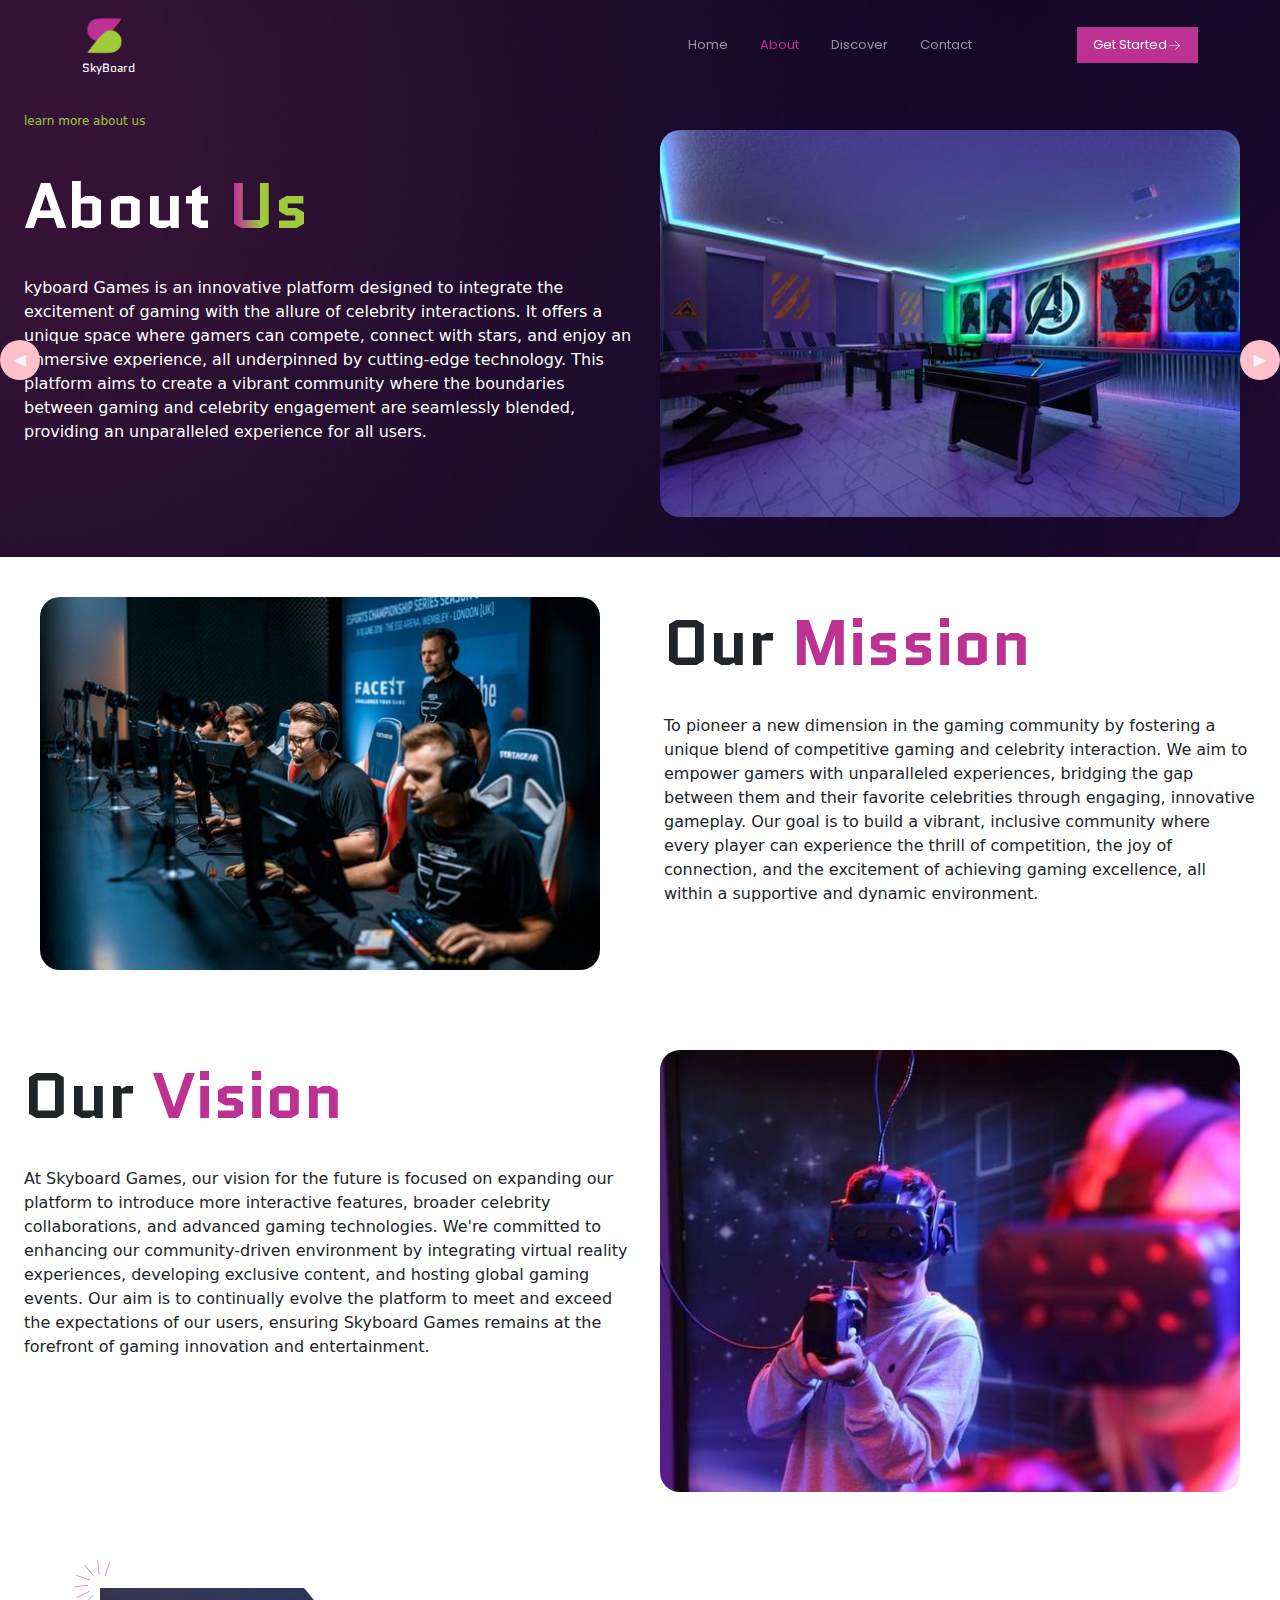
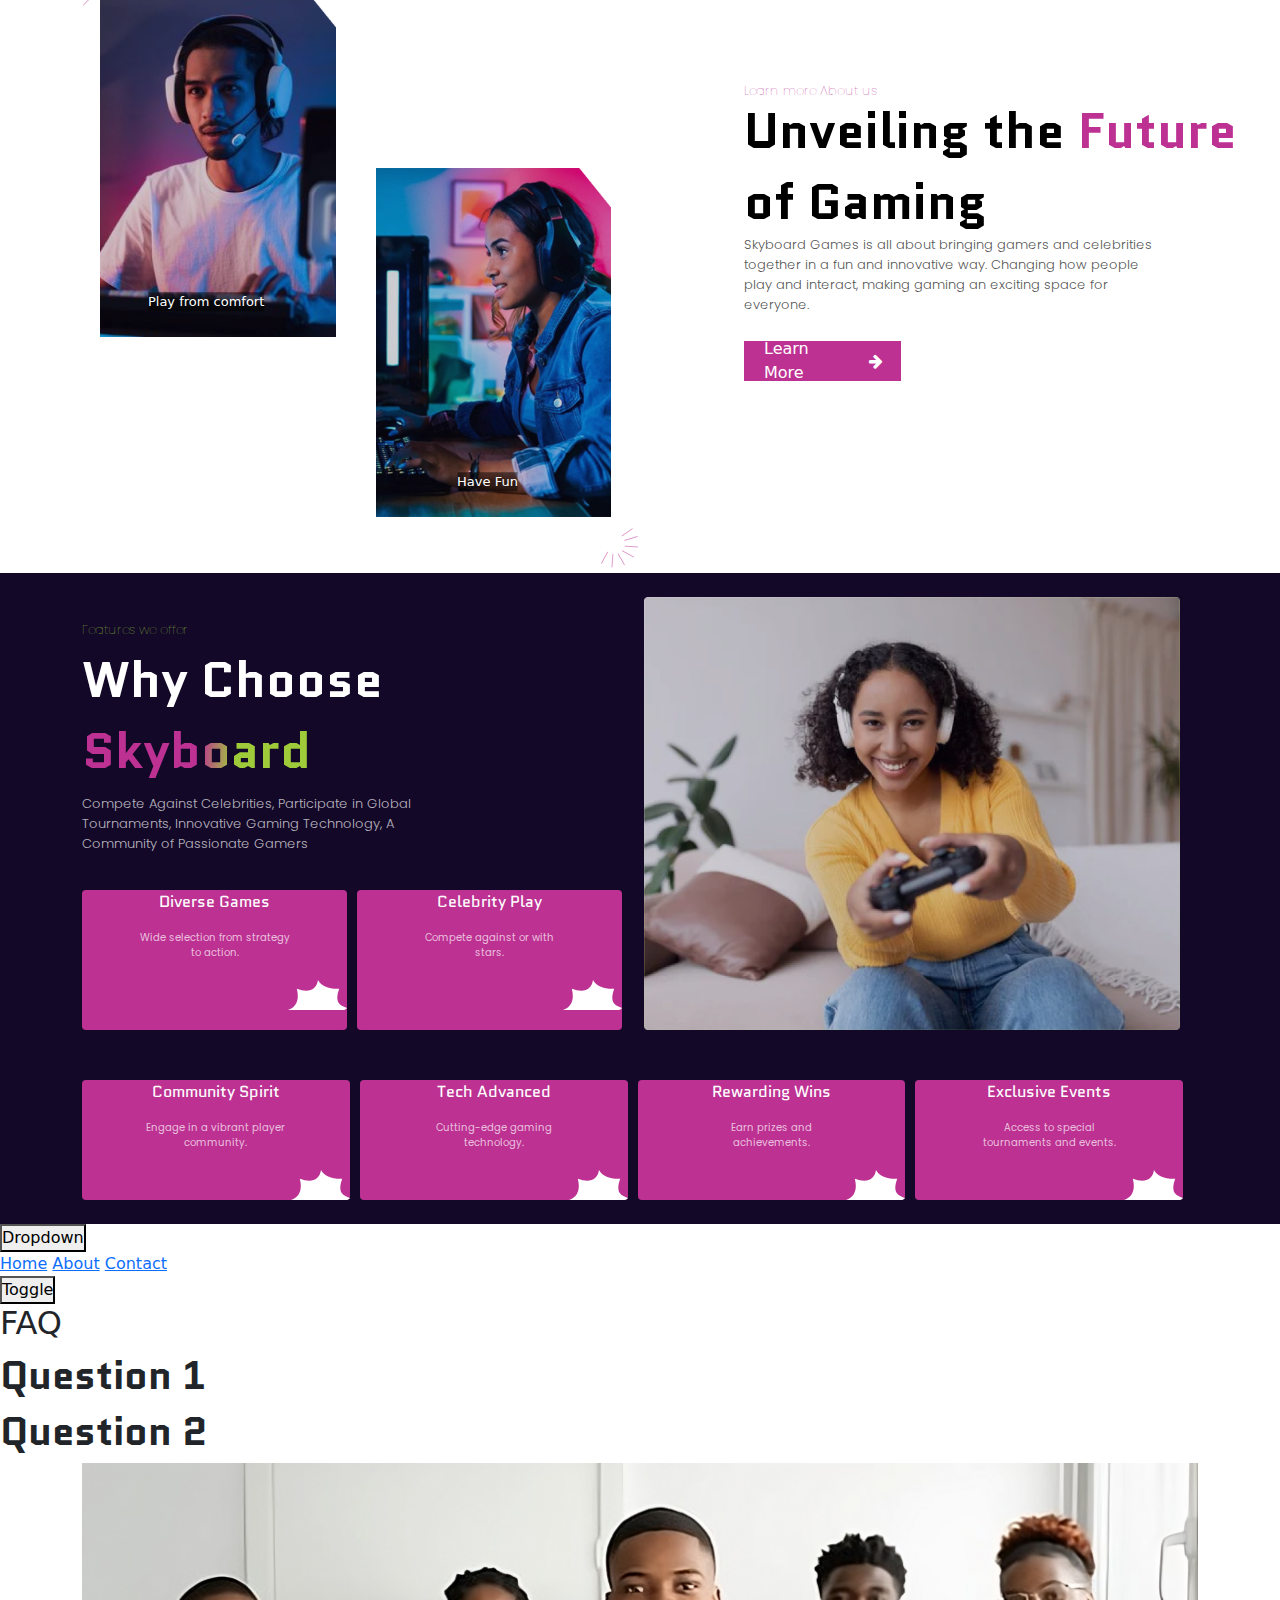
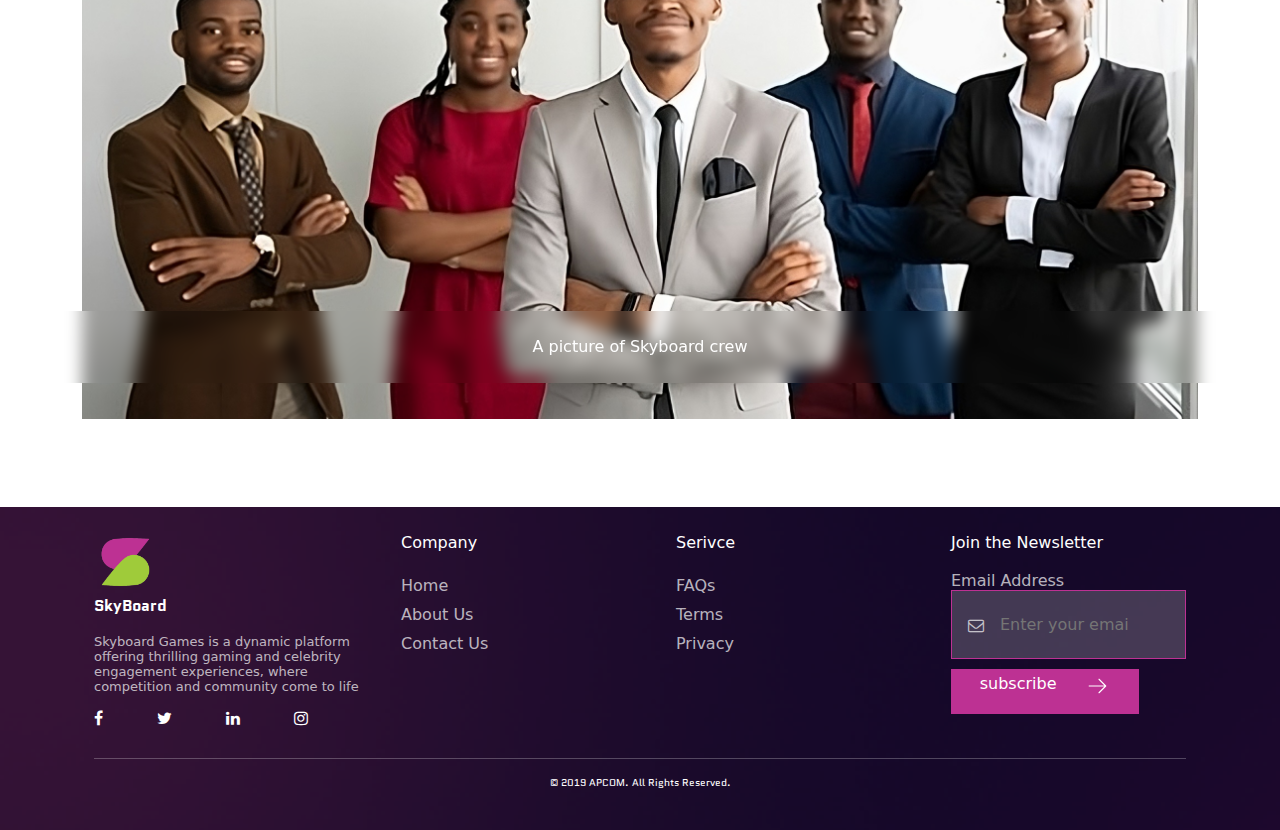
<file: about.html>
<!DOCTYPE html>
<html lang="en">
<head>
    <meta charset="UTF-8">
    <meta name="viewport" content="width=device-width, initial-scale=1.0">
    <meta http-equiv="X-UA-Compatible" content="ie=edge">
    <title> skyBoard</title>
    <link rel="icon" type="image/x-icon" href="asset/images/logo.png">
    <link href='https://fonts.googleapis.com/css?family=Quantico' rel='stylesheet'>
    <link href="https://cdn.jsdelivr.net/npm/bootstrap@5.3.3/dist/css/bootstrap.min.css" rel="stylesheet" integrity="sha384-QWTKZyjpPEjISv5WaRU9OFeRpok6YctnYmDr5pNlyT2bRjXh0JMhjY6hW+ALEwIH" crossorigin="anonymous">
    <link rel="stylesheet" href="https://cdnjs.cloudflare.com/ajax/libs/font-awesome/4.7.0/css/font-awesome.min.css">
    <link rel="stylesheet" href="asset/css/style.css">
  </head>
<body>
    <header>
        <!-- navbar -->
        <nav class="navbar navbar-expand-lg  navbar-dark bg-transparent ">
          <div class="container">
        
        
            <!-- logo -->
            <a class="navbar-brand fs-4" href="#"><img src="asset/images/logo.png" class="logo"> <span class="caption p-sm-0">SkyBoard</span>   </a>
        
        
            <!-- toggle btn -->
            <button class="navbar-toggler shadow-none border-0" type="button" data-bs-toggle="offcanvas" data-bs-target="#offcanvasNavbar" aria-controls="offcanvasNavbar" aria-label="Toggle navigation">
              <span class="navbar-toggler-icon"></span>
            </button>
        
        
            <!-- sidebar -->
            <div class=" sidebar offcanvas offcanvas-start" tabindex="-1" id="offcanvasNavbar" aria-labelledby="offcanvasNavbarLabel">
        
              <!-- sidebar header -->
              <div class="offcanvas-header text-white border-bottom">
                <h5 class="offcanvas-title" id="offcanvasNavbarLabel">
                  <img src="asset/images/logo.png" class="side-logo">
                </h5>
                <button type="button" class="btn-close btn-close-white shadow-none" data-bs-dismiss="offcanvas" aria-label="Close"></button>
              </div>
        
              <!-- sidebar body -->
              <div class="offcanvas-body d-flex flex-column p-4 flex-lg-row p-lg-0">
                <ul class="navbar-nav justify-content-center align-items-center fs-8 flex-grow-1">
                  <li class="nav-item mx-2">
                    <a class="nav-link  " href="index.html">Home</a>
                  </li>
                  <li class="nav-item mx-2">
                    <a class="nav-link" style="color: #BD3193;" aria-current="page" href="about.html">About</a>
                  </li>
                  <li class="nav-item mx-2">
                    <a class="nav-link" href="discover.html">Discover</a>
                  </li>
                  <li class="nav-item mx-2">
                    <a class="nav-link" href="contact.html">Contact</a>
                  </li>
                  
                </ul>
                <!-- get started -->
                <div class="d-flex justify-content-center align-items-center gap-3">
                <a class="text-white text-decoration-none px-3 py-2 get" href="https://benny506.github.io/skyboard/#/register">Get Started<img class="arrow" src="arrow.svg"></a>	
               </div>
              </div>
            </div>
          </div>
        </nav>
      

          <div class="container-fluid p-4 about">
            <div class="row gx-2">
              <div class="col">
               <div class="">  
                   <p class="top-text">learn more about us</p> 
                <h1 class="py-4">  About <span class="text-gradient">Us</span>  </h1>
                <p>
                    kyboard Games is an innovative platform designed to integrate the excitement of gaming with the allure of celebrity interactions. It offers a unique space where gamers can compete, connect with stars, and enjoy an immersive experience, all underpinned by cutting-edge technology. This platform aims to create a vibrant community where the boundaries between gaming and celebrity engagement are seamlessly blended, providing an unparalleled experience for all users.
                </p></div>
              </div>
              <div class="col">
                <div class="p-3"><img src="asset/images/about.png" alt=""></div>
              </div>
            </div>
          </div>
    </header>

    <section id="mission">
            <div class="container-fluid p-4 mission">
                    <div class="row gx-5">
                        <div class="col">
                            <div class="p-3"><img src="asset/images/mission.png" alt=""></div>
                         </div>
                      <div class="col">
                       <div class="">  
                        <h1 class="py-4">  Our <span class="text-purple">Mission</span> </h1>
                        <p>
                             To pioneer a new dimension in the gaming community by fostering a unique blend of competitive gaming and celebrity interaction. We aim to empower gamers with unparalleled experiences, bridging the gap between them and their favorite celebrities through engaging, innovative gameplay. Our goal is to build a vibrant, inclusive community where every player can experience the thrill of competition, the joy of connection, and the excitement of achieving gaming excellence, all within a supportive and dynamic environment. 
                        </p>
                            </div>
                      </div>
                    </div>
                  </div>

            <div class="container-fluid p-4 vision">
                    <div class="row gx-2">
                      <div class="col">
                       <div class="">  
                            <h1 class="py-4">  Our <span class="text-purple">Vision</span> </h1>

                        <p>
                                At Skyboard Games, our vision for the future is focused on expanding our platform to introduce more interactive features, broader celebrity collaborations, and advanced gaming technologies. We're committed to enhancing our community-driven environment by integrating virtual reality experiences, developing exclusive content, and hosting global gaming events. Our aim is to continually evolve the platform to meet and exceed the expectations of our users, ensuring Skyboard Games remains at the forefront of gaming innovation and entertainment.                        </p></div>
                      </div>
                      <div class="col">
                        <div class="p-3"><img src="asset/images/vision.png" alt=""></div>
                      </div>
                    </div>
                  </div>
    </section>
    
    <section class=" py-4 my-4">

                  <div class="container-fluid py-4 my-4 future_games">
                    <div class="row gx-2 future_games">
                      <div class="col future_games_images">
                        <img src="asset/Flaming Disc1.svg" class="flamingdisc1">
                        <div class="headphones">
                          <img src="asset/images/headphones.png" class="headphonesimg" >
                          <p class="play">Play from comfort</p>
                        </div>

                        <div class="havefun">
                          <img src="asset/images/Have Fun.png" class="havefunimg">
                          <p class="have">Have Fun</p>
                        </div>
                        <img src="asset/Flaming Disc2.svg" class="flamingdisc2">
                      </div>

                      <div class="col future_games_text">
                          <div class="details">
                            <div class="learnmore">
                          <span class="learntext">Learn more About us</span>
                        </div>
                        <div class="unveiling"><h3 class="unveilingtext">Unveiling the <span class="text-purple">Future</span><br> of Gaming</h3></div>
                        <div class="SkyboardGames">
                          <p class="SkyboardGamestext">Skyboard Games is all about bringing gamers and celebrities<br> together in a fun and innovative way. Changing how people<br> play and interact, making gaming an exciting space for<br> everyone.</p>
                        </div>
                        <a class="learn" href="">Learn More <i class="fa fa-arrow-right"></i></i></a>
                      </div>
                        </div>
                      </div>
                  </div>

    </section>
      <!-- start of features -->
					<div class="features py-4">
						<div class="container">


					<div class="d2 ">
						<div class="featureswe">
						<span class="featurestext">Features we offer</span>
					</div>
					<div class="why"><h3 class="whytext">Why Choose  <br><span class="skyboardgradient">Skyboard</span></h3></div>
					<div class="competeagainst">
						<p class="competeagainsttext">Compete Against Celebrities, Participate in Global<br> Tournaments, Innovative Gaming Technology, A<br> Community of Passionate Gamers</p>
					</div>

          <div class="d4">
						<div class="info-box">
							<div class="info-box-tex"><p >Diverse Games</p></div>
							<div class="wide"><p>Wide selection from strategy<br> to action.</p></div>
							<img src="asset/Ellipse.svg" class="ellipse">
						</div>


						<div class="info-box">
							<div class="info-box-tex"><p >Celebrity Play</p></div>
							<div class="wide"><p>Compete against or with<br> stars.</p></div>
							<img src="asset/Ellipse.svg" class="ellipse">
						</div>
					</div>
					</div>

					<div class="d3">
						<img src="asset/images/black2.png" class="black2">
					</div>

					<div class="d5">
						<div class="info-box">
							<div class="info-box-tex"><p>Community Spirit</p></div>
							<div class="wide"><p> Engage in a vibrant player<br> community.</p></div>
							<img src="asset/Ellipse.svg" class="ellipse">
						</div>
						<div class="info-box">
							<div class="info-box-tex"><p>Tech Advanced</p></div>
							<div class="wide"><p> Cutting-edge gaming<br> technology.</p></div>
							<img src="asset/Ellipse.svg" class="ellipse">
						</div>
						<div class="info-box">
							<div class="info-box-tex"><p>Rewarding Wins</p></div>
							<div class="wide"><p>Earn prizes and<br> achievements.</p></div>
							<img src="asset/Ellipse.svg" class="ellipse">
						</div>
						<div class="info-box">
							<div class="info-box-tex"><p>Exclusive Events</p></div>
							<div class="wide"><p>Access to special<br> tournaments and events.</p></div>
							<img src="asset/Ellipse.svg" class="ellipse">
						</div>
					</div>
				</div>
				</div>
				<!-- end of features div -->
 


				<!-- start of testimonials -->

				
    <div class="dropdown">
    <button onclick="toggleDropdown()" class="dropbtn">Dropdown</button>
    <div id="myDropdown" class="dropdown-content">
        <a href="#home">Home</a>
        <a href="#about">About</a>
        <a href="#contact">Contact</a>
    </div>
</div>

<button onclick="toggleCollapsed()" class="collapsed-btn">Toggle</button>

<div class="faq">
    <h2>FAQ</h2>
    <div class="question">
        <h3 onclick="toggleAnswer()">Question 1</h3>
        <p id="answer1" style="display: none;">Answer 1</p>
    </div>
    <div class="question">
        <h3 onclick="toggleAnswer()">Question 2</h3>
        <p id="answer2" style="display: none;">Answer 2</p>
    </div>
</div>
            </div> <!-- Duplicate of Slide 1 for seamless effect -->
        </div>
        <button class="imageSlider-button left-button" onclick="moveimageSlider(-1)">&#9664;</button>
        <button class="imageSlider-button right-button" onclick="moveimageSlider(1)">&#9654;</button>
    </div>

    <section id="team">
        <div class="container">
            <img src="asset/images/team.jpeg" alt="">
        </div>
                <p class="text-center py-4">A picture of Skyboard crew</p>
       

    </section>
    <footer>
      <div class="container p-4 ">
              <div class="row gx-2">
                  <div class="col mb-2">
                   <div class="box-wrap">
                    <div class="logo">
                      <img src="asset/images/logo.png" alt="">
                      <p class="logo-text">SkyBoard</p>
                  </div>
                  <p class="first-box">Skyboard Games is a dynamic platform offering thrilling gaming and celebrity engagement experiences, where competition and community come to life</p>
                  
                   </div>
                    <div class="socials mb-2">
                        <i class="fa fa-facebook-f"></i>
                        <i class="fa fa-twitter"></i>
                        <i class="fa fa-linkedin"></i>
                        <i class="fa fa-instagram"></i>
                      </div>
                    </div>
                <div class="col mb-2">
                 <div class="">  
                   <ul class="footer-list">
                       <P>Company</P>
                       <li><a href="#">Home</a></li>
                       <li><a href="about.html">About Us</a></li>
                       <li><a href="contact.html">Contact Us</a></li>
                   </ul>
                  </div>
                </div>

                <div class="col mb-2">
                 <div class="">  
                   <ul class="footer-list">
                       <P>Serivce</P>
                       <li><a href="faq.html">FAQs</a></li>
                       <li><a href="services.html">Terms</a></li>
                       <li><a href="policy.html">Privacy</a></li>
                   </ul>
                  </div>
                </div>

                <div class="col mb-2">
                 <div class="">  
                   <ul>
                       <P>Join the Newsletter</P>
                       <li>Email Address</li>
                       <li class="contact">
                          <i class="fa fa-envelope-o" aria-hidden="true"></i>
                        <input type="text" placeholder="Enter your emai"></li>
                       <li class="subcribe-btn"><button><p>subscribe</p> <svg xmlns="http://www.w3.org/2000/svg" width="25" height="24" viewBox="0 0 25 24" fill="none">
                        <path d="M21.1475 12.3974L14.3975 19.1474C14.2909 19.2467 14.1498 19.3008 14.0041 19.2983C13.8584 19.2957 13.7193 19.2367 13.6163 19.1336C13.5132 19.0305 13.4542 18.8915 13.4516 18.7458C13.449 18.6001 13.5031 18.459 13.6025 18.3524L19.3916 12.5624H4.25C4.10082 12.5624 3.95774 12.5031 3.85225 12.3976C3.74676 12.2921 3.6875 12.1491 3.6875 11.9999C3.6875 11.8507 3.74676 11.7076 3.85225 11.6021C3.95774 11.4966 4.10082 11.4374 4.25 11.4374H19.3916L13.6025 5.64739C13.5031 5.54075 13.449 5.39972 13.4516 5.25399C13.4542 5.10827 13.5132 4.96923 13.6163 4.86617C13.7193 4.76311 13.8584 4.70407 14.0041 4.7015C14.1498 4.69893 14.2909 4.75302 14.3975 4.85238L21.1475 11.6024C21.2528 11.7079 21.312 11.8508 21.312 11.9999C21.312 12.1489 21.2528 12.2919 21.1475 12.3974Z" fill="white"/>
                      </svg></button></li>
                   </ul>
                  </div>
                </div>
             </div>
             <hr>
             <p class="copy">&copy 2019 APCOM. All Rights Reserved.</p>
       </div>
  </footer>

  <script src="https://cdn.jsdelivr.net/npm/bootstrap@5.3.3/dist/js/bootstrap.bundle.min.js" integrity="sha384-YvpcrYf0tY3lHB60NNkmXc5s9fDVZLESaAA55NDzOxhy9GkcIdslK1eN7N6jIeHz" crossorigin="anonymous"></script>
</body>
</html>
</file>
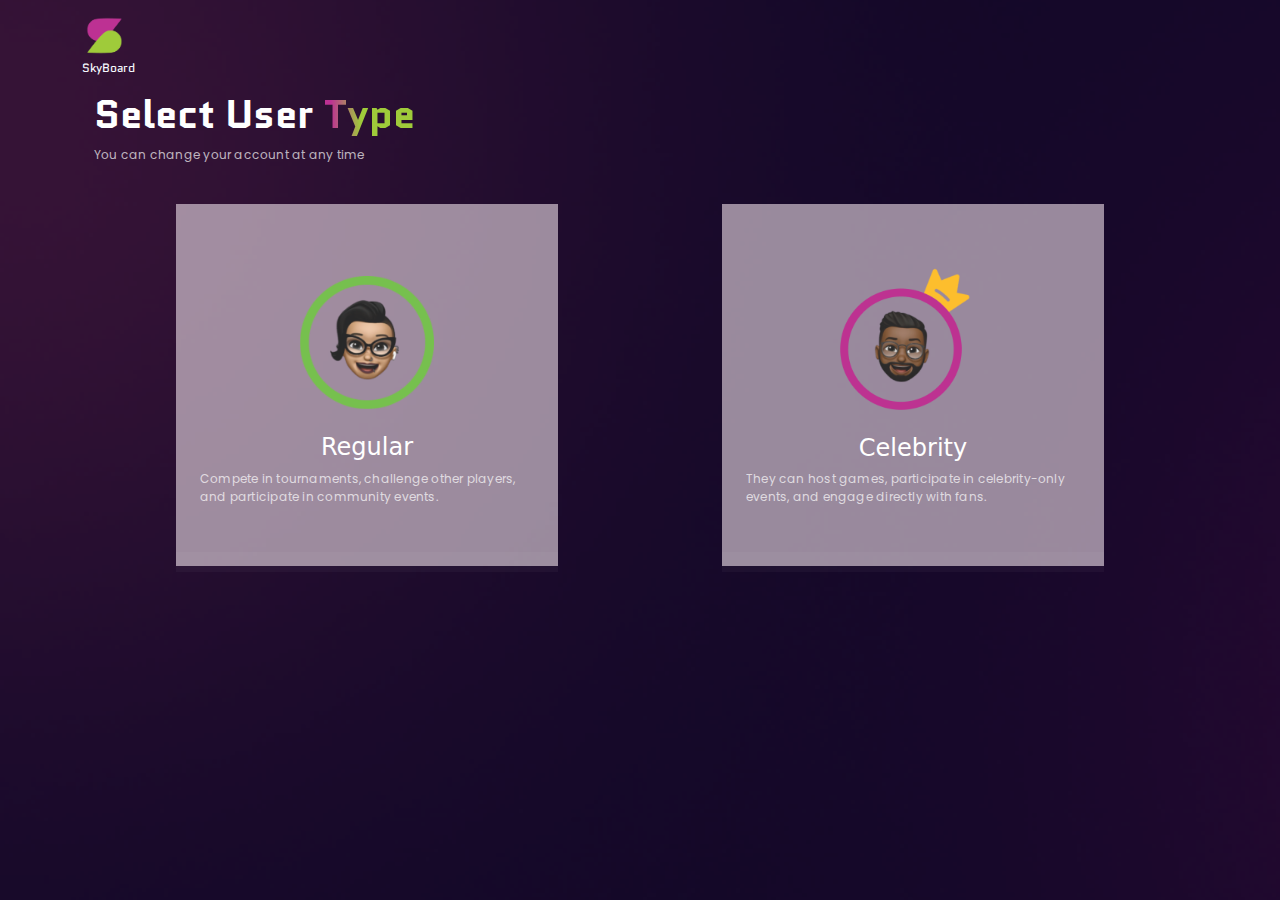
<file: account.html>
<!DOCTYPE html>
<html lang="en">
<head>
  <meta charset="UTF-8">
  <meta name="viewport" content="width=device-width, initial-scale=1.0">
  <meta http-equiv="X-UA-Compatible" content="ie=edge">
  <title> skyBoard</title>
  <link rel="icon" type="image/x-icon" href="asset/images/logo.png">
  <link href='https://fonts.googleapis.com/css?family=Quantico' rel='stylesheet'>
  <link href="https://cdn.jsdelivr.net/npm/bootstrap@5.3.3/dist/css/bootstrap.min.css" rel="stylesheet" integrity="sha384-QWTKZyjpPEjISv5WaRU9OFeRpok6YctnYmDr5pNlyT2bRjXh0JMhjY6hW+ALEwIH" crossorigin="anonymous">
  <link rel="stylesheet" href="https://cdnjs.cloudflare.com/ajax/libs/font-awesome/4.7.0/css/font-awesome.min.css">
  <link rel="stylesheet" href="asset/css/style.css">
</head>
<body style="background: url(asset/images/Bg.png);">
    <main class="account container">
                       <!-- navbar -->  
                       <nav class="navbar navbar-expand-lg  navbar-dark bg-transparent ">
                          <!-- logo -->
                          <a class="navbar-brand fs-4" href="index.html"><img src="asset/images/logo.png" class="logo"> <span class="caption p-sm-0">SkyBoard</span>   </a>
                      </nav>
        <div class="container">
            <h3 class="text-white">Select User <span class="text-gradient">Type</span> </h3>
            <p>You can change your account at any time</p>
            <div class="d-flex justify-content-around py-4 align-content-center card-box">
                <div class="users py-4 user-dashboard-route">
                    <img src="asset/images/2.png" alt="" class="user pt-4 m-4">
                    <h4 class="text-white mx-4">Regular</h4>
                    <p class="mx-4">Compete in tournaments, challenge other players, and participate in community events.</p>
                    <button class="pink"></button>
                </div>
                <div class="users py-4 celeb-dashboard-route">
                    <img src="asset/images/3.png" alt="" class="celeb m-4">
                    <h4 class="text-white mx-4">Celebrity</h4>
                    <p class="mx-4">They can host games, participate in celebrity-only events, and engage directly with fans.</p>
                    <button class="green"></button>
                </div>
            </div>
        </div>
    </main>



    <script src="asset/js/main.js"></script>
    <script src="https://cdn.jsdelivr.net/npm/bootstrap@5.3.3/dist/js/bootstrap.bundle.min.js" integrity="sha384-YvpcrYf0tY3lHB60NNkmXc5s9fDVZLESaAA55NDzOxhy9GkcIdslK1eN7N6jIeHz" crossorigin="anonymous"></script>
  </body>
</html>
</file>
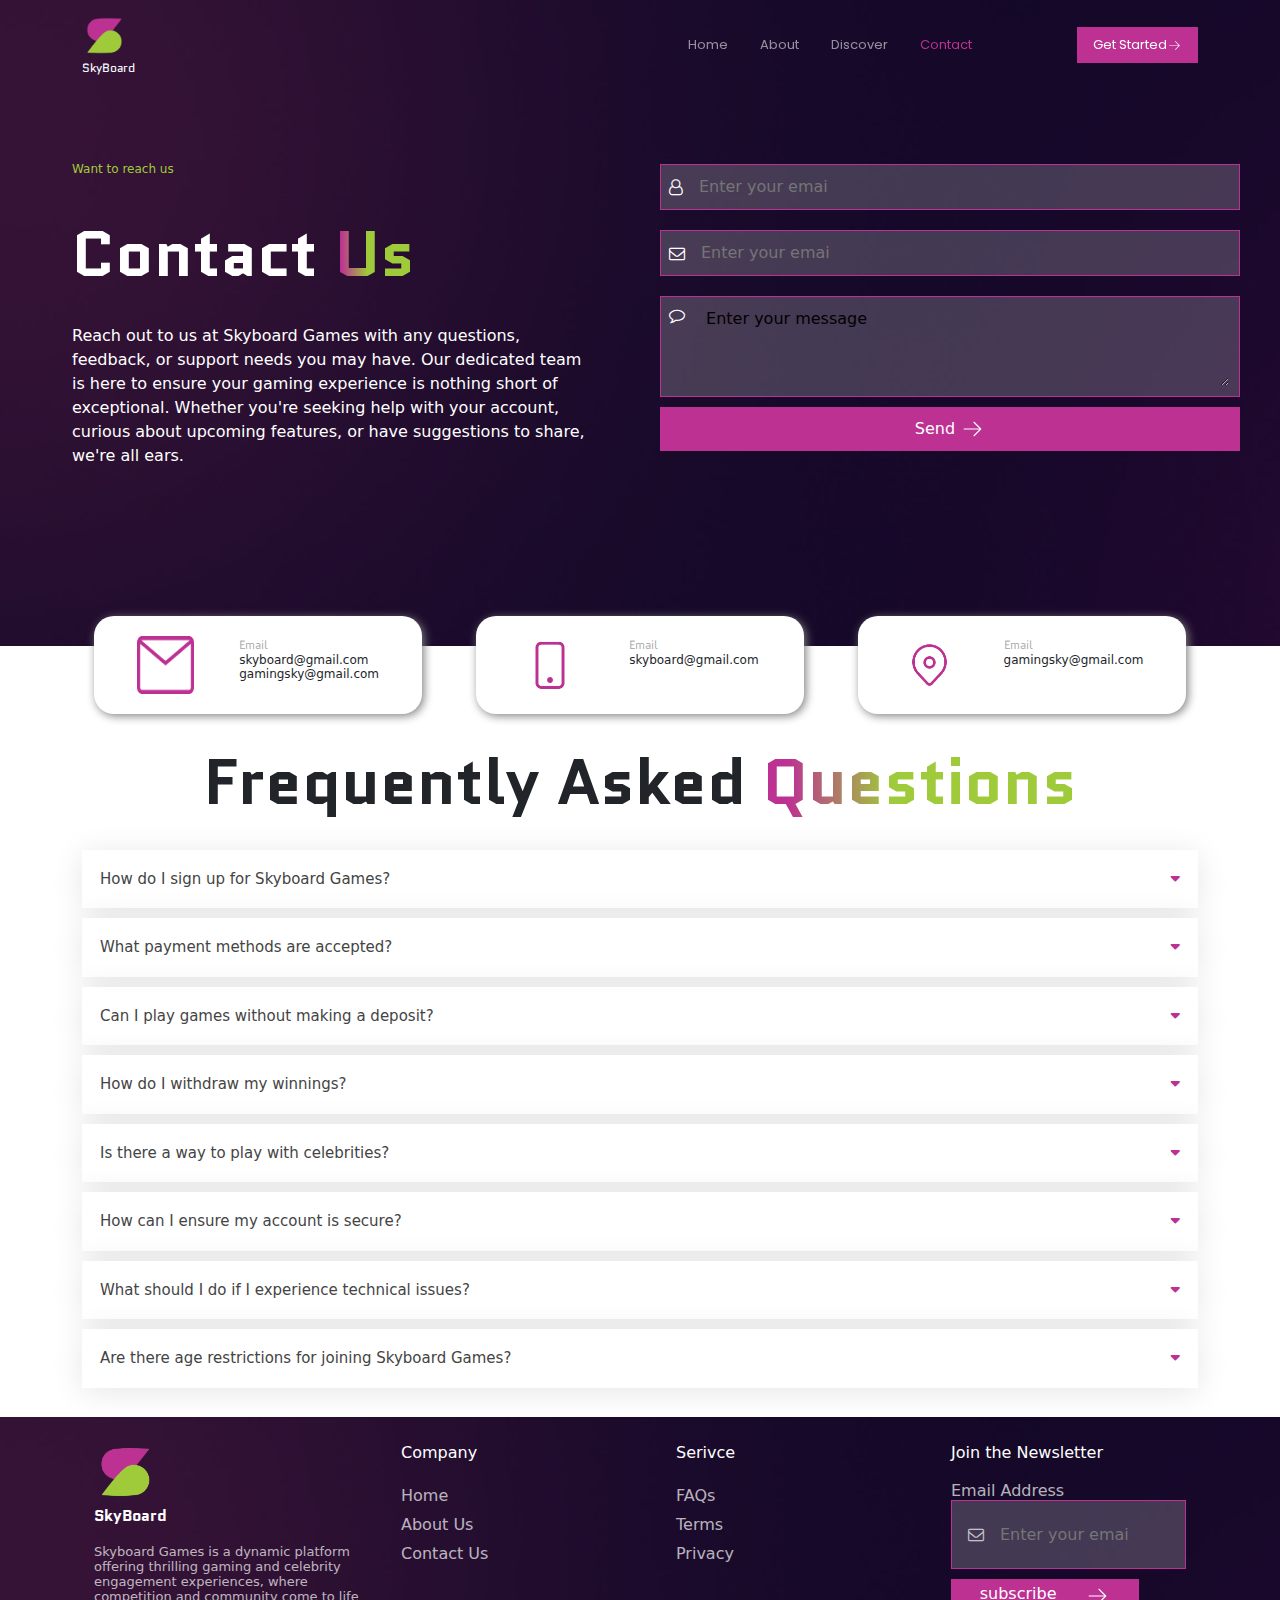
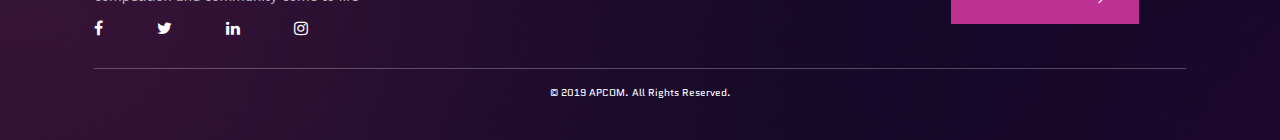
<file: contact.html>
<!DOCTYPE html>
<html lang="en">
<head>
  <meta charset="UTF-8">
  <meta name="viewport" content="width=device-width, initial-scale=1.0">
  <meta http-equiv="X-UA-Compatible" content="ie=edge">
  <title> skyBoard</title>
  <link rel="icon" type="image/x-icon" href="asset/images/logo.png">
  <link href='https://fonts.googleapis.com/css?family=Quantico' rel='stylesheet'>
  <link href="https://cdn.jsdelivr.net/npm/bootstrap@5.3.3/dist/css/bootstrap.min.css" rel="stylesheet" integrity="sha384-QWTKZyjpPEjISv5WaRU9OFeRpok6YctnYmDr5pNlyT2bRjXh0JMhjY6hW+ALEwIH" crossorigin="anonymous">
  <link rel="stylesheet" href="https://cdnjs.cloudflare.com/ajax/libs/font-awesome/4.7.0/css/font-awesome.min.css">
  <link rel="stylesheet" href="asset/css/style.css">
</head>
<body>
    <header id="contact">
               <!-- navbar -->  
               <nav class="navbar navbar-expand-lg  navbar-dark bg-transparent ">
                <div class="container">
              
              
                  <!-- logo -->
                  <a class="navbar-brand fs-4" href="#"><img src="asset/images/logo.png" class="logo"> <span class="caption p-sm-0">SkyBoard</span>   </a>
              
              
                  <!-- toggle btn -->
                  <button class="navbar-toggler shadow-none border-0" type="button" data-bs-toggle="offcanvas" data-bs-target="#offcanvasNavbar" aria-controls="offcanvasNavbar" aria-label="Toggle navigation">
                    <span class="navbar-toggler-icon"></span>
                  </button>
              
              
                  <!-- sidebar -->
                  <div class=" sidebar offcanvas offcanvas-start" tabindex="-1" id="offcanvasNavbar" aria-labelledby="offcanvasNavbarLabel">
              
                    <!-- sidebar header -->
                    <div class="offcanvas-header text-white border-bottom">
                      <h5 class="offcanvas-title" id="offcanvasNavbarLabel">
                        <img src="asset/images/logo.png" class="side-logo">
                      </h5>
                      <button type="button" class="btn-close btn-close-white shadow-none" data-bs-dismiss="offcanvas" aria-label="Close"></button>
                    </div>
              
                    <!-- sidebar body -->
                    <div class="offcanvas-body d-flex flex-column p-4 flex-lg-row p-lg-0">
                      <ul class="navbar-nav justify-content-center align-items-center fs-8 flex-grow-1">
                        <li class="nav-item mx-2">
                          <a class="nav-link  " href="index.html">Home</a>
                        </li>
                        <li class="nav-item mx-2">
                          <a class="nav-link"  aria-current="page" href="about.html">About</a>
                        </li>
                        <li class="nav-item mx-2">
                          <a class="nav-link" href="discover.html">Discover</a>
                        </li>
                        <li class="nav-item mx-2">
                          <a class="nav-link" style="color: #BD3193;" href="contact.html">Contact</a>
                        </li>
                        
                      </ul>
                      <!-- get started -->
                      <div class="d-flex justify-content-center align-items-center gap-3">
                      <a class="text-white text-decoration-none px-3 py-2 get" href="account.html">Get Started<img class="arrow" src="arrow.svg"></a>	
                     </div>
                    </div>
                  </div>
                </div>
              </nav>
      
          <div class="container-fluid p-4 about py-4">
            <div class="row gx-2 py-4">
              <div class="col">
               <div class="p-4 mx-4">  
                   <p class="top-text">Want to reach us</p> 
                <h1 class="py-4">  Contact  <span class="text-gradient">Us</span>  </h1>
                <p>
                        Reach out to us at Skyboard Games with any questions, feedback, or support needs you may have. Our dedicated team is here to ensure your gaming experience is nothing short of exceptional. Whether you're seeking help with your account, curious about upcoming features, or have suggestions to share, we're all ears.                </p></div>
              </div>
              <div class="col">
                <div class="p-3 contact-form">
                  <form action="" method="post">
                      <div class="input">
                          <i class="fa fa-user-o" aria-hidden="true"></i>
                         <input type="text" placeholder="Enter your emai">
                        </div>
                        
                        <div class="input">
                          <i class="fa fa-envelope-o" aria-hidden="true"></i>
                        <input type="text" placeholder="Enter your emai">
                      </div>

                      <div class="textarea">
                          <i class="fa fa-comment-o"></i>
                        <textarea name="" id="" cols="30" rows="10"> Enter your message</textarea>
                      </div>
                      
                       <button type="submit">
                          Send 
                          <svg xmlns="http://www.w3.org/2000/svg" width="25" height="24" viewBox="0 0 25 24" fill="none">
                            <path d="M21.1475 12.3975L14.3975 19.1475C14.2909 19.2469 14.1498 19.301 14.0041 19.2984C13.8584 19.2958 13.7193 19.2368 13.6163 19.1337C13.5132 19.0307 13.4542 18.8916 13.4516 18.7459C13.449 18.6002 13.5031 18.4591 13.6025 18.3525L19.3916 12.5625H4.25C4.10082 12.5625 3.95774 12.5032 3.85225 12.3978C3.74676 12.2923 3.6875 12.1492 3.6875 12C3.6875 11.8508 3.74676 11.7077 3.85225 11.6023C3.95774 11.4968 4.10082 11.4375 4.25 11.4375H19.3916L13.6025 5.64751C13.5031 5.54088 13.449 5.39984 13.4516 5.25411C13.4542 5.10839 13.5132 4.96935 13.6163 4.86629C13.7193 4.76323 13.8584 4.7042 14.0041 4.70163C14.1498 4.69905 14.2909 4.75315 14.3975 4.85251L21.1475 11.6025C21.2528 11.708 21.312 11.8509 21.312 12C21.312 12.1491 21.2528 12.292 21.1475 12.3975Z" fill="white"/>
                          </svg>
                      </button>
                      
                 </form>
              </div>
            </div>
          </div>
    </header>
    <div class="container px-4 text-center">
      <div class="row-box gx-5">
        <div class="icon-box">
          <img src="asset/images/icons/Vector.png" alt="">
          <div>
            <p class="icon-heading">Email</p>
          <p class="icon-body">skyboard@gmail.com</p>
          <p class="icon-body">gamingsky@gmail.com</p>
          </div>
        </div>
        <div class="icon-box">
          <img src="asset/images/icons/bi_phone.png" alt="">
          <div>
            <p class="icon-heading">Email</p>
          <p class="icon-body">skyboard@gmail.com</p>
          </div>
        </div>
        <div class="icon-box">
          <img src="asset/images/icons/fluent_location-48-regular.png" alt="">
          <div>
            <p class="icon-heading">Email</p>
          <p class="icon-body">gamingsky@gmail.com</p>
          </div>
        </div>

      </div>
      
    </div>
    <section id="faq">
      <h1 class="text-center">Frequently Asked <span class="text-gradient">Questions </span> </h1>
    <div class="container my-4">
        <button class="accordion">How do I sign up for Skyboard Games?</button>
<div class="panel">
    <p>
        Sign up through our website by providing your email and creating a username. Follow the verification link sent to your email to complete registration.
    </p>
</div>

<button class="accordion">What payment methods are accepted?</button>
<div class="panel">
    <p>
        We accept all major credit cards, PayStack, and Flutterwave.
    </p>
</div>

<button class="accordion">Can I play games without making a deposit?</button>
<div class="panel">
    <p>
            No, to participate in games on Skyboard, a deposit is required. Although the platform offers a wide range of games, direct access to play without a deposit is not available. This ensures that players can fully engage with all features, competitions, and tournaments offered, where each game promises an opportunity for rewards and a competitive gaming experience.
    </p>
</div>

<button class="accordion">How do I withdraw my winnings?</button>
<div class="panel">
    <P>
            Winnings can be withdrawn directly to your bank account or digital wallet. Visit the 'Payments' section in your account settings.
    </P>
</div>

<button class="accordion">Is there a way to play with celebrities?</button>
<div class="panel">
    <P>
        Yes, join celebrity-hosted tournaments or use the 'Challenge a Celebrity' feature available to premium members.
    </P>
</div>

<button class="accordion">How can I ensure my account is secure?</button>
<div class="panel">
    <P>
        Enable two-factor authentication, use a strong password, and never share your login details.    </P>
</div>

<button class="accordion">What should I do if I experience technical issues?</button>
<div class="panel">
    <P>
            Enable two-factor authentication, use a strong password, and never share your login details.
    </P>
</div>

<button class="accordion">Are there age restrictions for joining Skyboard Games?</button>
<div class="panel">
    <p>
        Yes, you must be 18 years or older to create an account and participate in betting games. Age verification is required during sign-up.   
    </p>
</div>

    </div>
    </section>
    <footer>
      <div class="container p-4 ">
              <div class="row gx-2">
                  <div class="col mb-2">
                   <div class="box-wrap">
                    <div class="logo">
                      <img src="asset/images/logo.png" alt="">
                      <p class="logo-text">SkyBoard</p>
                  </div>
                  <p class="first-box">Skyboard Games is a dynamic platform offering thrilling gaming and celebrity engagement experiences, where competition and community come to life</p>
                  
                   </div>
                    <div class="socials mb-2">
                        <i class="fa fa-facebook-f"></i>
                        <i class="fa fa-twitter"></i>
                        <i class="fa fa-linkedin"></i>
                        <i class="fa fa-instagram"></i>
                      </div>
                    </div>
                <div class="col mb-2">
                 <div class="">  
                   <ul class="footer-list">
                       <P>Company</P>
                       <li><a href="#">Home</a></li>
                       <li><a href="about.html">About Us</a></li>
                       <li><a href="contact.html">Contact Us</a></li>
                   </ul>
                  </div>
                </div>

                <div class="col mb-2">
                 <div class="">  
                   <ul class="footer-list">
                       <P>Serivce</P>
                       <li><a href="faq.html">FAQs</a></li>
                       <li><a href="services.html">Terms</a></li>
                       <li><a href="policy.html">Privacy</a></li>
                   </ul>
                  </div>
                </div>

                <div class="col mb-2">
                 <div class="">  
                   <ul>
                       <P>Join the Newsletter</P>
                       <li>Email Address</li>
                       <li class="contact">
                          <i class="fa fa-envelope-o" aria-hidden="true"></i>
                        <input type="text" placeholder="Enter your emai"></li>
                       <li class="subcribe-btn"><button><p>subscribe</p> <svg xmlns="http://www.w3.org/2000/svg" width="25" height="24" viewBox="0 0 25 24" fill="none">
                        <path d="M21.1475 12.3974L14.3975 19.1474C14.2909 19.2467 14.1498 19.3008 14.0041 19.2983C13.8584 19.2957 13.7193 19.2367 13.6163 19.1336C13.5132 19.0305 13.4542 18.8915 13.4516 18.7458C13.449 18.6001 13.5031 18.459 13.6025 18.3524L19.3916 12.5624H4.25C4.10082 12.5624 3.95774 12.5031 3.85225 12.3976C3.74676 12.2921 3.6875 12.1491 3.6875 11.9999C3.6875 11.8507 3.74676 11.7076 3.85225 11.6021C3.95774 11.4966 4.10082 11.4374 4.25 11.4374H19.3916L13.6025 5.64739C13.5031 5.54075 13.449 5.39972 13.4516 5.25399C13.4542 5.10827 13.5132 4.96923 13.6163 4.86617C13.7193 4.76311 13.8584 4.70407 14.0041 4.7015C14.1498 4.69893 14.2909 4.75302 14.3975 4.85238L21.1475 11.6024C21.2528 11.7079 21.312 11.8508 21.312 11.9999C21.312 12.1489 21.2528 12.2919 21.1475 12.3974Z" fill="white"/>
                      </svg></button></li>
                   </ul>
                  </div>
                </div>
             </div>
             <hr>
             <p class="copy">&copy 2019 APCOM. All Rights Reserved.</p>
       </div>
  </footer>
    <script src="asset/js/main.js"></script>
    <script src="https://cdn.jsdelivr.net/npm/bootstrap@5.3.3/dist/js/bootstrap.bundle.min.js" integrity="sha384-YvpcrYf0tY3lHB60NNkmXc5s9fDVZLESaAA55NDzOxhy9GkcIdslK1eN7N6jIeHz" crossorigin="anonymous"></script>
  </body>
</html>
</file>
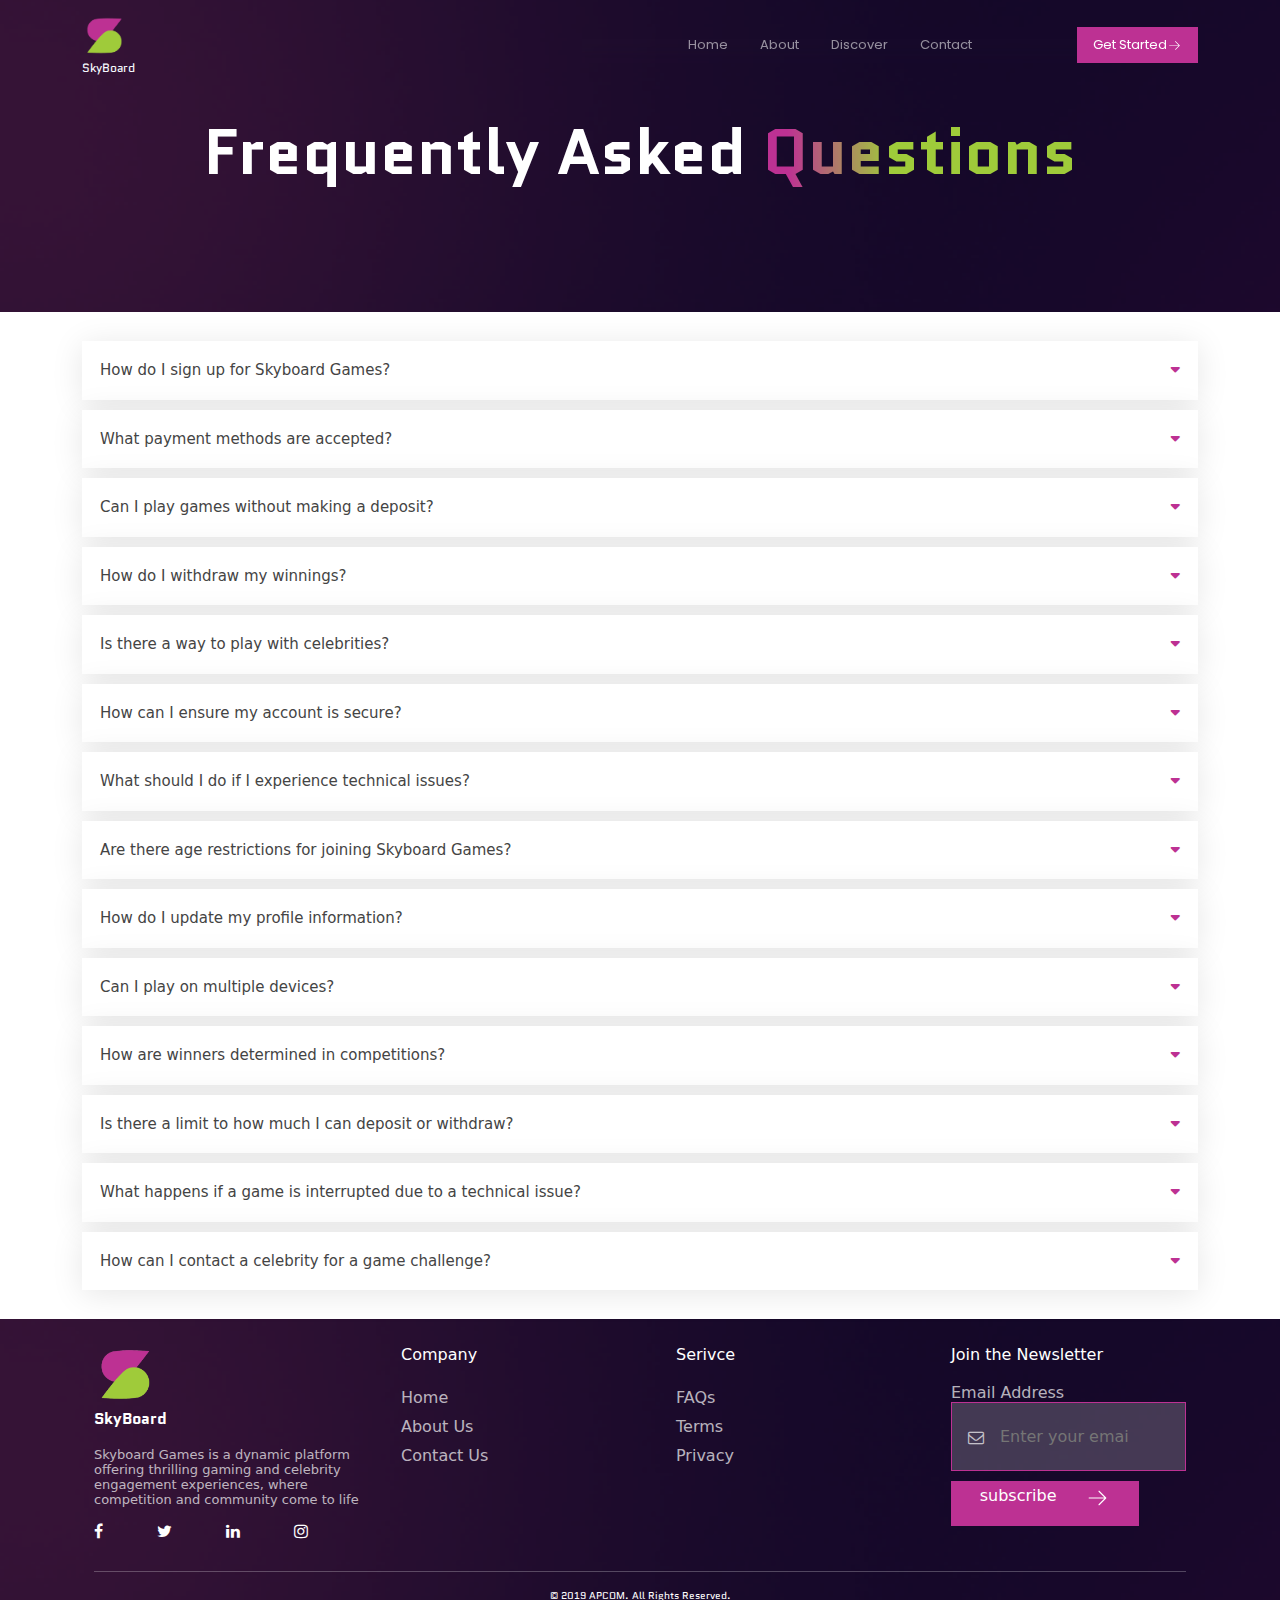
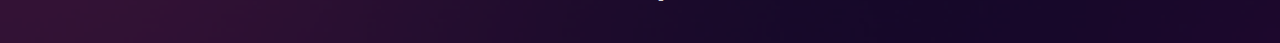
<file: faq.html>
<!DOCTYPE html>
<html lang="en">
<head>
    <meta charset="UTF-8">
    <meta name="viewport" content="width=device-width, initial-scale=1.0">
    <meta http-equiv="X-UA-Compatible" content="ie=edge">
    <title> skyBoard</title>
    <link rel="icon" type="image/x-icon" href="asset/images/logo.png">    <link href='https://fonts.googleapis.com/css?family=Quantico' rel='stylesheet'>
    <link href="https://cdn.jsdelivr.net/npm/bootstrap@5.3.3/dist/css/bootstrap.min.css" rel="stylesheet" integrity="sha384-QWTKZyjpPEjISv5WaRU9OFeRpok6YctnYmDr5pNlyT2bRjXh0JMhjY6hW+ALEwIH" crossorigin="anonymous">
    <link rel="stylesheet" href="https://cdnjs.cloudflare.com/ajax/libs/font-awesome/4.7.0/css/font-awesome.min.css">
    <link rel="stylesheet" href="asset/css/style.css">
  </head>
<body>
    <header id="contact">
        <!-- navbar -->
        <nav class="navbar navbar-expand-lg  navbar-dark bg-transparent ">
          <div class="container">
        
        
            <!-- logo -->
            <a class="navbar-brand fs-4" href="#"><img src="asset/images/logo.png" class="logo"> <span class="caption p-sm-0">SkyBoard</span>   </a>
        
        
            <!-- toggle btn -->
            <button class="navbar-toggler shadow-none border-0" type="button" data-bs-toggle="offcanvas" data-bs-target="#offcanvasNavbar" aria-controls="offcanvasNavbar" aria-label="Toggle navigation">
              <span class="navbar-toggler-icon"></span>
            </button>
        
        
            <!-- sidebar -->
            <div class=" sidebar offcanvas offcanvas-start" tabindex="-1" id="offcanvasNavbar" aria-labelledby="offcanvasNavbarLabel">
        
              <!-- sidebar header -->
              <div class="offcanvas-header text-white border-bottom">
                <h5 class="offcanvas-title" id="offcanvasNavbarLabel">
                  <img src="asset/images/logo.png" class="side-logo">
                </h5>
                <button type="button" class="btn-close btn-close-white shadow-none" data-bs-dismiss="offcanvas" aria-label="Close"></button>
              </div>
        
              <!-- sidebar body -->
              <div class="offcanvas-body d-flex flex-column p-4 flex-lg-row p-lg-0">
                <ul class="navbar-nav justify-content-center align-items-center fs-8 flex-grow-1">
                  <li class="nav-item mx-2">
                    <a class="nav-link  " href="index.html">Home</a>
                  </li>
                  <li class="nav-item mx-2">
                    <a class="nav-link"  aria-current="page" href="about.html">About</a>
                  </li>
                  <li class="nav-item mx-2">
                    <a class="nav-link" href="discover.html">Discover</a>
                  </li>
                  <li class="nav-item mx-2">
                    <a class="nav-link" href="contact.html">Contact</a>
                  </li>
                  
                </ul>
                <!-- get started -->
                <div class="d-flex justify-content-center align-items-center gap-3">
                  <a class="text-white text-decoration-none px-3 py-2 get" href="account.html">Get Started<img class="arrow" src="arrow.svg"></a>	
                </div>
              </div>
            </div>
          </div>
        </nav>

          <div class="container-fluid p-4 about py-4">
            <h1 class="text-center">Frequently Asked <span class="text-gradient">Questions </span> </h1>      
          </div>
    </header>
     <section id="faq">
    <div class="container my-4">
        <button class="accordion">How do I sign up for Skyboard Games?</button>
<div class="panel">
    <p>
        Sign up through our website by providing your email and creating a username. Follow the verification link sent to your email to complete registration.
    </p>
</div>

<button class="accordion">What payment methods are accepted?</button>
<div class="panel">
    <p>
        We accept all major credit cards, PayStack, and Flutterwave.
    </p>
</div>

<button class="accordion">Can I play games without making a deposit?</button>
<div class="panel">
    <p>
            No, to participate in games on Skyboard, a deposit is required. Although the platform offers a wide range of games, direct access to play without a deposit is not available. This ensures that players can fully engage with all features, competitions, and tournaments offered, where each game promises an opportunity for rewards and a competitive gaming experience.
    </p>
</div>

<button class="accordion">How do I withdraw my winnings?</button>
<div class="panel">
    <P>
            Winnings can be withdrawn directly to your bank account or digital wallet. Visit the 'Payments' section in your account settings.
    </P>
</div>

<button class="accordion">Is there a way to play with celebrities?</button>
<div class="panel">
    <P>
        Yes, join celebrity-hosted tournaments or use the 'Challenge a Celebrity' feature available to premium members.
    </P>
</div>
<button class="accordion">How can I ensure my account is secure?</button>
<div class="panel">
    <P>
        Enable two-factor authentication, use a strong password, and never share your login details.    </P>
</div>

<button class="accordion">What should I do if I experience technical issues?</button>
<div class="panel">
    <P>
            Enable two-factor authentication, use a strong password, and never share your login details.
    </P>
</div>

<button class="accordion">Are there age restrictions for joining Skyboard Games?</button>
<div class="panel">
    <p>
        Yes, you must be 18 years or older to create an account and participate in betting games. Age verification is required during sign-up.   
    </p>
</div>

<button class="accordion">How do I update my profile information?</button>
<div class="panel">
    <p>
         You can update your profile by navigating to the 'Profile' section in your account settings, where you can edit your personal information, preferences, and more.
    </p>
</div>

<button class="accordion">Can I play on multiple devices?</button>
<div class="panel">
    <p>
            Yes, your Skyboard Games account can be accessed on multiple devices, allowing you to play whenever and wherever you prefer.
    </p>
</div>

<button class="accordion">How are winners determined in competitions?</button>
<div class="panel">
    <p>
            Winners are determined based on the game's specific scoring rules, with details provided in each game's guidelines before you start playing.
    </p>
</div>

<button class="accordion">Is there a limit to how much I can deposit or withdraw?</button>
<div class="panel">
    <p>
            Yes, there are minimum and maximum limits for deposits and withdrawals, detailed on the 'Payments' page of our website.
    </p>
</div>

<button class="accordion">What happens if a game is interrupted due to a technical issue?</button>
<div class="panel">
    <p>
            In case of interruptions, games can be resumed from the point of disruption or, if necessary, restarted. Our support team is available to assist with any issues.
    </p>
</div>


<button class="accordion">How can I contact a celebrity for a game challenge?</button>
<div class="panel">
    <p>
            Premium members can challenge celebrities through the 'Challenge a Celebrity' feature, available in the game's lobby or event section.
    </p>
</div>
    </div>
    </section>
    <footer>
      <div class="container p-4 ">
              <div class="row gx-2">
                  <div class="col mb-2">
                   <div class="box-wrap">
                    <div class="logo">
                      <img src="asset/images/logo.png" alt="">
                      <p class="logo-text">SkyBoard</p>
                  </div>
                  <p class="first-box">Skyboard Games is a dynamic platform offering thrilling gaming and celebrity engagement experiences, where competition and community come to life</p>
                  
                   </div>
                    <div class="socials mb-2">
                        <i class="fa fa-facebook-f"></i>
                        <i class="fa fa-twitter"></i>
                        <i class="fa fa-linkedin"></i>
                        <i class="fa fa-instagram"></i>
                      </div>
                    </div>
                <div class="col mb-2">
                 <div class="">  
                   <ul class="footer-list">
                       <P>Company</P>
                       <li><a href="#">Home</a></li>
                       <li><a href="about.html">About Us</a></li>
                       <li><a href="contact.html">Contact Us</a></li>
                   </ul>
                  </div>
                </div>

                <div class="col mb-2">
                 <div class="">  
                   <ul class="footer-list">
                       <P>Serivce</P>
                       <li><a href="faq.html">FAQs</a></li>
                       <li><a href="services.html">Terms</a></li>
                       <li><a href="policy.html">Privacy</a></li>
                   </ul>
                  </div>
                </div>

                <div class="col mb-2">
                 <div class="">  
                   <ul>
                       <P>Join the Newsletter</P>
                       <li>Email Address</li>
                       <li class="contact">
                          <i class="fa fa-envelope-o" aria-hidden="true"></i>
                        <input type="text" placeholder="Enter your emai"></li>
                       <li class="subcribe-btn"><button><p>subscribe</p> <svg xmlns="http://www.w3.org/2000/svg" width="25" height="24" viewBox="0 0 25 24" fill="none">
                        <path d="M21.1475 12.3974L14.3975 19.1474C14.2909 19.2467 14.1498 19.3008 14.0041 19.2983C13.8584 19.2957 13.7193 19.2367 13.6163 19.1336C13.5132 19.0305 13.4542 18.8915 13.4516 18.7458C13.449 18.6001 13.5031 18.459 13.6025 18.3524L19.3916 12.5624H4.25C4.10082 12.5624 3.95774 12.5031 3.85225 12.3976C3.74676 12.2921 3.6875 12.1491 3.6875 11.9999C3.6875 11.8507 3.74676 11.7076 3.85225 11.6021C3.95774 11.4966 4.10082 11.4374 4.25 11.4374H19.3916L13.6025 5.64739C13.5031 5.54075 13.449 5.39972 13.4516 5.25399C13.4542 5.10827 13.5132 4.96923 13.6163 4.86617C13.7193 4.76311 13.8584 4.70407 14.0041 4.7015C14.1498 4.69893 14.2909 4.75302 14.3975 4.85238L21.1475 11.6024C21.2528 11.7079 21.312 11.8508 21.312 11.9999C21.312 12.1489 21.2528 12.2919 21.1475 12.3974Z" fill="white"/>
                      </svg></button></li>
                   </ul>
                  </div>
                </div>
             </div>
             <hr>
             <p class="copy">&copy 2019 APCOM. All Rights Reserved.</p>
       </div>
  </footer>
    <script src="asset/js/main.js"></script>
  <script src="https://cdn.jsdelivr.net/npm/bootstrap@5.3.3/dist/js/bootstrap.bundle.min.js" integrity="sha384-YvpcrYf0tY3lHB60NNkmXc5s9fDVZLESaAA55NDzOxhy9GkcIdslK1eN7N6jIeHz" crossorigin="anonymous"></script>
</body>
</html>
</file>
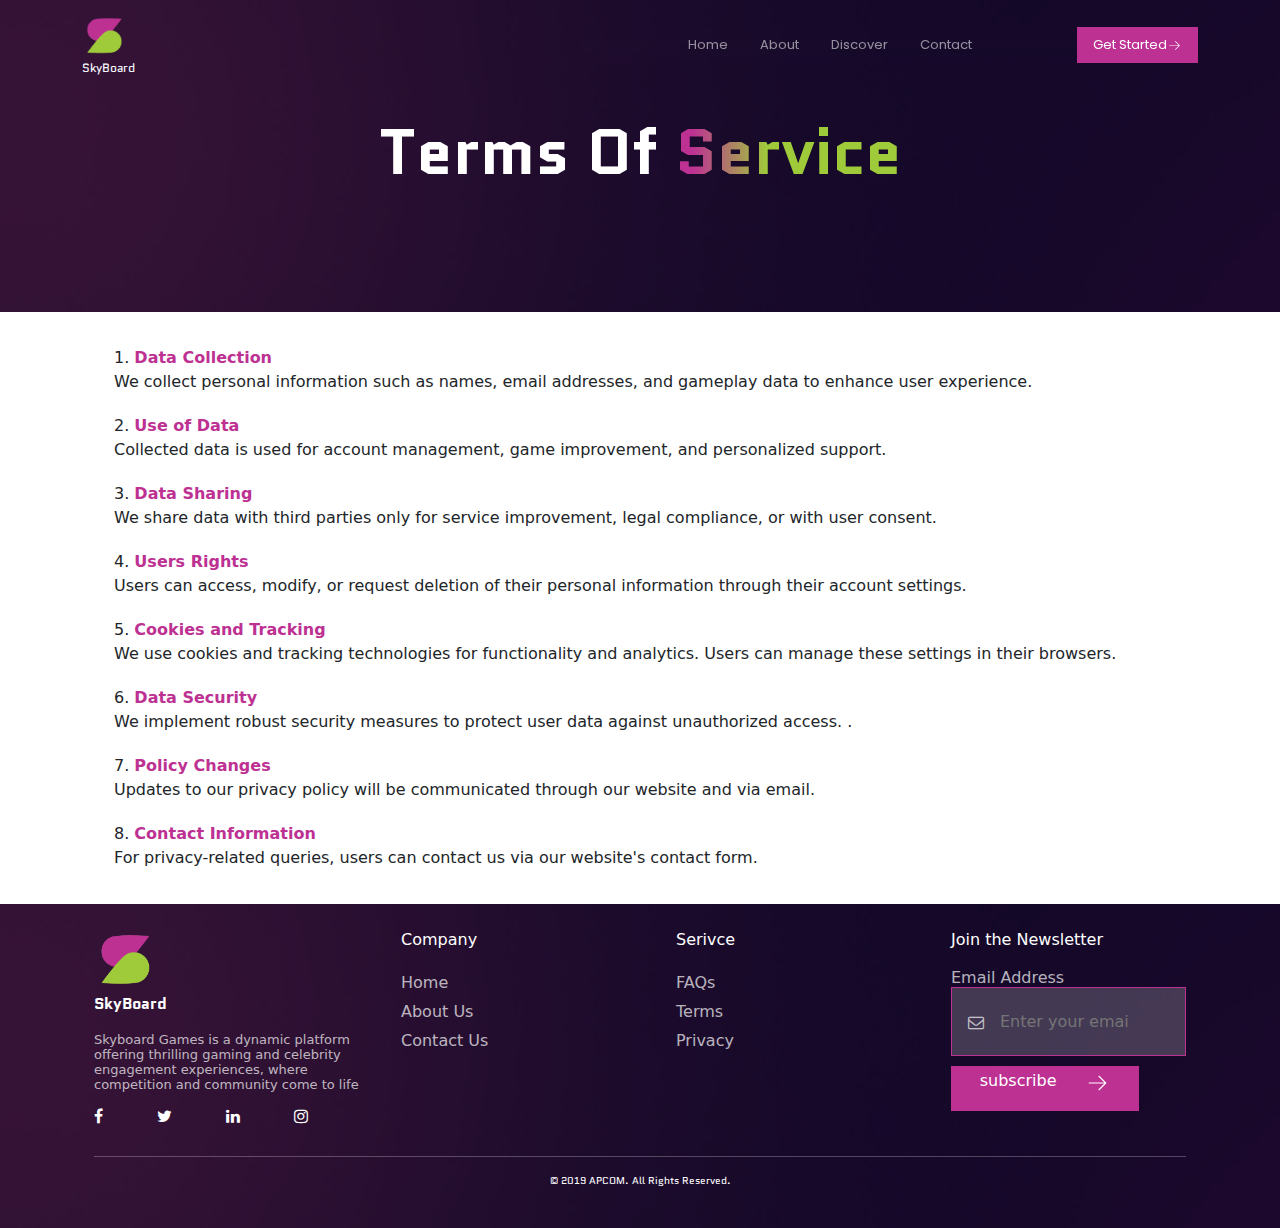
<file: policy.html>
<!DOCTYPE html>
<html lang="en">
<head>
    <meta charset="UTF-8">
    <meta name="viewport" content="width=device-width, initial-scale=1.0">
    <meta http-equiv="X-UA-Compatible" content="ie=edge">
    <title> skyBoard</title>
    <link rel="icon" type="image/x-icon" href="asset/images/logo.png">
    <link href='https://fonts.googleapis.com/css?family=Quantico' rel='stylesheet'>
    <link href="https://cdn.jsdelivr.net/npm/bootstrap@5.3.3/dist/css/bootstrap.min.css" rel="stylesheet" integrity="sha384-QWTKZyjpPEjISv5WaRU9OFeRpok6YctnYmDr5pNlyT2bRjXh0JMhjY6hW+ALEwIH" crossorigin="anonymous">
    <link rel="stylesheet" href="https://cdnjs.cloudflare.com/ajax/libs/font-awesome/4.7.0/css/font-awesome.min.css">
    <link rel="stylesheet" href="asset/css/style.css">
  </head>
<body>
    <header id="contact">
        <!-- navbar -->
        <nav class="navbar navbar-expand-lg  navbar-dark bg-transparent ">
          <div class="container">
        
        
            <!-- logo -->
            <a class="navbar-brand fs-4" href="#"><img src="asset/images/logo.png" class="logo"> <span class="caption p-sm-0">SkyBoard</span>   </a>
        
        
            <!-- toggle btn -->
            <button class="navbar-toggler shadow-none border-0" type="button" data-bs-toggle="offcanvas" data-bs-target="#offcanvasNavbar" aria-controls="offcanvasNavbar" aria-label="Toggle navigation">
              <span class="navbar-toggler-icon"></span>
            </button>
        
        
            <!-- sidebar -->
            <div class=" sidebar offcanvas offcanvas-start" tabindex="-1" id="offcanvasNavbar" aria-labelledby="offcanvasNavbarLabel">
        
              <!-- sidebar header -->
              <div class="offcanvas-header text-white border-bottom">
                <h5 class="offcanvas-title" id="offcanvasNavbarLabel">
                  <img src="asset/images/logo.png" class="side-logo">
                </h5>
                <button type="button" class="btn-close btn-close-white shadow-none" data-bs-dismiss="offcanvas" aria-label="Close"></button>
              </div>
        
              <!-- sidebar body -->
              <div class="offcanvas-body d-flex flex-column p-4 flex-lg-row p-lg-0">
                <ul class="navbar-nav justify-content-center align-items-center fs-8 flex-grow-1">
                  <li class="nav-item mx-2">
                    <a class="nav-link  " href="index.html">Home</a>
                  </li>
                  <li class="nav-item mx-2">
                    <a class="nav-link" aria-current="page" href="about.html">About</a>
                  </li>
                  <li class="nav-item mx-2">
                    <a class="nav-link" href="discover.html">Discover</a>
                  </li>
                  <li class="nav-item mx-2">
                    <a class="nav-link" href="contact.html">Contact</a>
                  </li>
                  
                </ul>
                <!-- get started -->
                <div class="d-flex justify-content-center align-items-center gap-3">
                  <a class="text-white text-decoration-none px-3 py-2 get" href="account.html">Get Started<img class="arrow" src="arrow.svg"></a>	
                </div>
              </div>
            </div>
          </div>
        </nav>

          <div class="container-fluid p-4 about py-4">
            <h1 class="text-center">Terms Of <span class="text-gradient">Service </span> <br/> </h1>      
          </div>
    </header>
     <section id="faq">
    <div class="container my-4">
        <ol>
            <li>
              <b class="text-purple"> Data Collection </b> <br/>               
              We collect personal information such as names, email addresses, and gameplay data to enhance user experience.             
              <li>
              <b class="text-purple"> Use of Data  </b> <br/> 
                    Collected data is used for account management, game improvement, and personalized support.
               </li>
            <li>
                <b class="text-purple"> Data Sharing  </b> <br/>
                We share data with third parties only for service improvement, legal compliance, or with user consent. 
            </li>
            <li>
                <b class="text-purple"> Users Rights  </b> <br/>
                Users can access, modify, or request deletion of their personal information through their account settings. 
            </li>
           <li>
              <b class="text-purple"> Cookies and Tracking </b> <br/>
              We use cookies and tracking technologies for functionality and analytics. Users can manage these settings in their browsers. 
           </li>
            <li>
                <b class="text-purple"> Data Security </b> <br/>
                We implement robust security measures to protect user data against unauthorized access. . 
            </li>
            <li>
                <b class="text-purple"> Policy Changes  </b> <br/>
                Updates to our privacy policy will be communicated through our website and via email. 
            </li>
           <li>
                <b class="text-purple"> Contact Information </b> <br/>
                For privacy-related queries, users can contact us via our website's contact form.           
            </li>
     </ol>
    </div>
    </section>
    <footer>
      <div class="container p-4 ">
              <div class="row gx-2">
                  <div class="col mb-2">
                   <div class="box-wrap">
                    <div class="logo">
                      <img src="asset/images/logo.png" alt="">
                      <p class="logo-text">SkyBoard</p>
                  </div>
                  <p class="first-box">Skyboard Games is a dynamic platform offering thrilling gaming and celebrity engagement experiences, where competition and community come to life</p>
                  
                   </div>
                    <div class="socials mb-2">
                        <i class="fa fa-facebook-f"></i>
                        <i class="fa fa-twitter"></i>
                        <i class="fa fa-linkedin"></i>
                        <i class="fa fa-instagram"></i>
                      </div>
                    </div>
                <div class="col mb-2">
                 <div class="">  
                   <ul class="footer-list">
                       <P>Company</P>
                       <li><a href="#">Home</a></li>
                       <li><a href="about.html">About Us</a></li>
                       <li><a href="contact.html">Contact Us</a></li>
                   </ul>
                  </div>
                </div>

                <div class="col mb-2">
                 <div class="">  
                   <ul class="footer-list">
                       <P>Serivce</P>
                       <li><a href="faq.html">FAQs</a></li>
                       <li><a href="services.html">Terms</a></li>
                       <li><a href="policy.html">Privacy</a></li>
                   </ul>
                  </div>
                </div>

                <div class="col mb-2">
                 <div class="">  
                   <ul>
                       <P>Join the Newsletter</P>
                       <li>Email Address</li>
                       <li class="contact">
                          <i class="fa fa-envelope-o" aria-hidden="true"></i>
                        <input type="text" placeholder="Enter your emai"></li>
                       <li class="subcribe-btn"><button><p>subscribe</p> <svg xmlns="http://www.w3.org/2000/svg" width="25" height="24" viewBox="0 0 25 24" fill="none">
                        <path d="M21.1475 12.3974L14.3975 19.1474C14.2909 19.2467 14.1498 19.3008 14.0041 19.2983C13.8584 19.2957 13.7193 19.2367 13.6163 19.1336C13.5132 19.0305 13.4542 18.8915 13.4516 18.7458C13.449 18.6001 13.5031 18.459 13.6025 18.3524L19.3916 12.5624H4.25C4.10082 12.5624 3.95774 12.5031 3.85225 12.3976C3.74676 12.2921 3.6875 12.1491 3.6875 11.9999C3.6875 11.8507 3.74676 11.7076 3.85225 11.6021C3.95774 11.4966 4.10082 11.4374 4.25 11.4374H19.3916L13.6025 5.64739C13.5031 5.54075 13.449 5.39972 13.4516 5.25399C13.4542 5.10827 13.5132 4.96923 13.6163 4.86617C13.7193 4.76311 13.8584 4.70407 14.0041 4.7015C14.1498 4.69893 14.2909 4.75302 14.3975 4.85238L21.1475 11.6024C21.2528 11.7079 21.312 11.8508 21.312 11.9999C21.312 12.1489 21.2528 12.2919 21.1475 12.3974Z" fill="white"/>
                      </svg></button></li>
                   </ul>
                  </div>
                </div>
             </div>
             <hr>
             <p class="copy">&copy 2019 APCOM. All Rights Reserved.</p>
       </div>
  </footer>
    <script src="asset/js/main.js"></script>
  <script src="https://cdn.jsdelivr.net/npm/bootstrap@5.3.3/dist/js/bootstrap.bundle.min.js" integrity="sha384-YvpcrYf0tY3lHB60NNkmXc5s9fDVZLESaAA55NDzOxhy9GkcIdslK1eN7N6jIeHz" crossorigin="anonymous"></script>
</body>
</html>
</file>
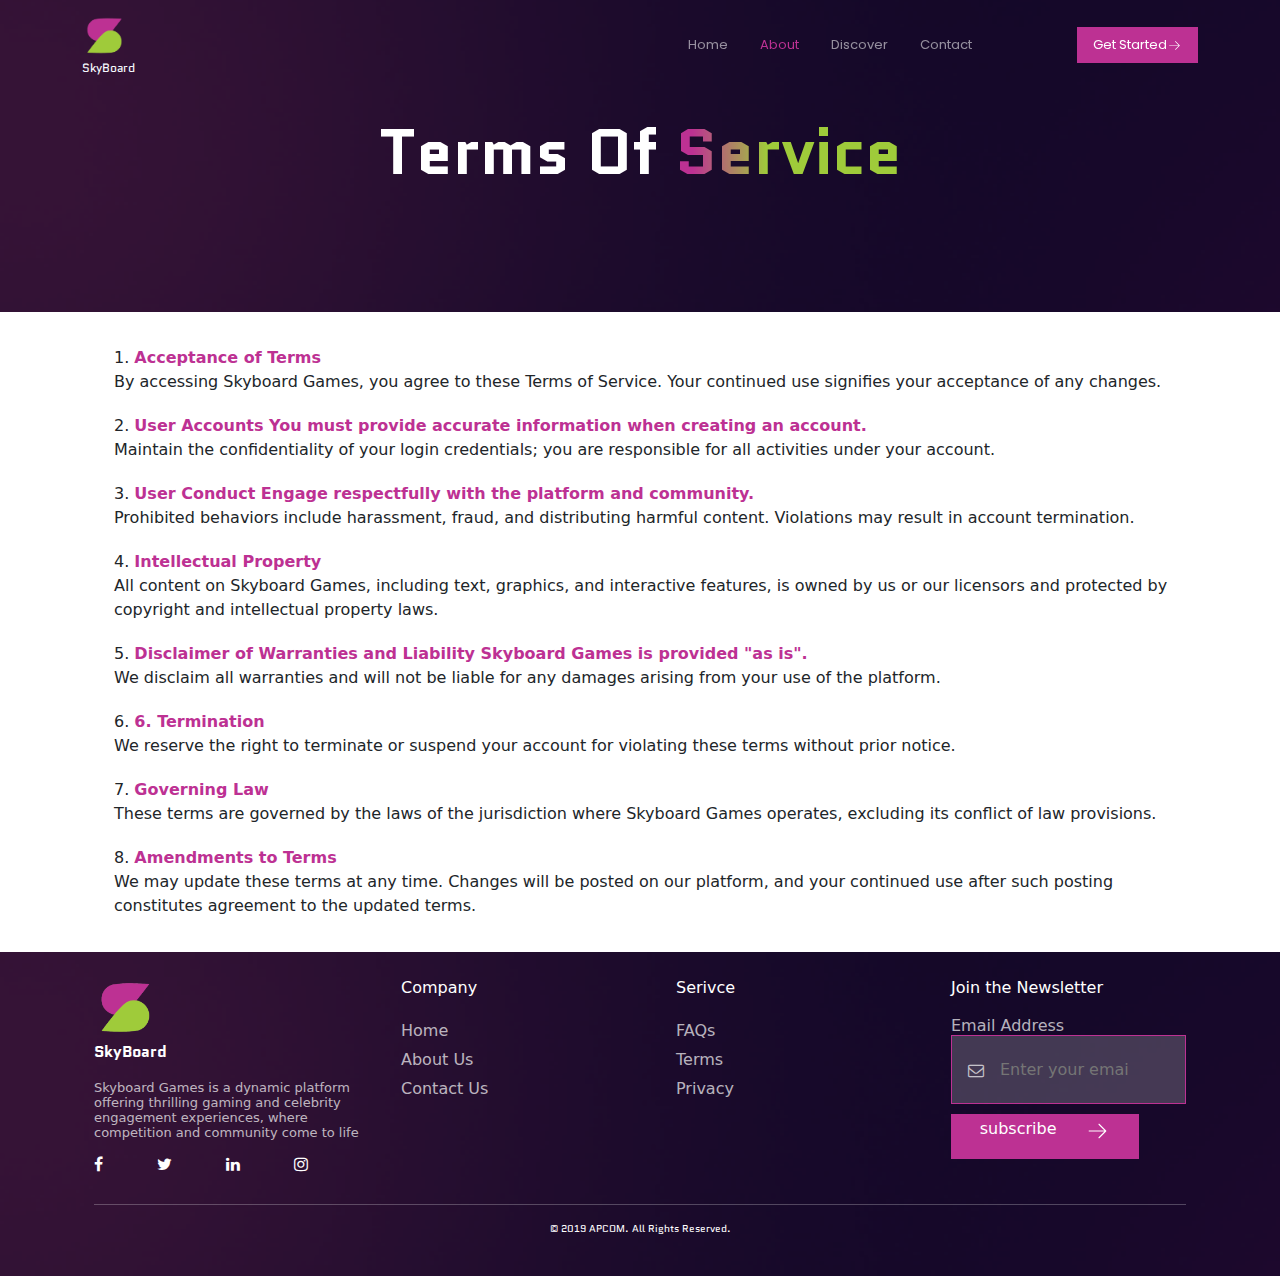
<file: services.html>
<!DOCTYPE html>
<html lang="en">
<head>
    <meta charset="UTF-8">
    <meta name="viewport" content="width=device-width, initial-scale=1.0">
    <meta http-equiv="X-UA-Compatible" content="ie=edge">
    <title> skyBoard</title>
    <link rel="icon" type="image/x-icon" href="asset/images/logo.png">    <link href='https://fonts.googleapis.com/css?family=Quantico' rel='stylesheet'>
    <link href="https://cdn.jsdelivr.net/npm/bootstrap@5.3.3/dist/css/bootstrap.min.css" rel="stylesheet" integrity="sha384-QWTKZyjpPEjISv5WaRU9OFeRpok6YctnYmDr5pNlyT2bRjXh0JMhjY6hW+ALEwIH" crossorigin="anonymous">
    <link rel="stylesheet" href="https://cdnjs.cloudflare.com/ajax/libs/font-awesome/4.7.0/css/font-awesome.min.css">
    <link rel="stylesheet" href="asset/css/style.css">
  </head>
<body>
    <header id="contact">
        <!-- navbar -->
        <nav class="navbar navbar-expand-lg  navbar-dark bg-transparent ">
          <div class="container">
        
        
            <!-- logo -->
            <a class="navbar-brand fs-4" href="#"><img src="asset/images/logo.png" class="logo"> <span class="caption p-sm-0">SkyBoard</span>   </a>
        
        
            <!-- toggle btn -->
            <button class="navbar-toggler shadow-none border-0" type="button" data-bs-toggle="offcanvas" data-bs-target="#offcanvasNavbar" aria-controls="offcanvasNavbar" aria-label="Toggle navigation">
              <span class="navbar-toggler-icon"></span>
            </button>
        
        
            <!-- sidebar -->
            <div class=" sidebar offcanvas offcanvas-start" tabindex="-1" id="offcanvasNavbar" aria-labelledby="offcanvasNavbarLabel">
        
              <!-- sidebar header -->
              <div class="offcanvas-header text-white border-bottom">
                <h5 class="offcanvas-title" id="offcanvasNavbarLabel">
                  <img src="asset/images/logo.png" class="side-logo">
                </h5>
                <button type="button" class="btn-close btn-close-white shadow-none" data-bs-dismiss="offcanvas" aria-label="Close"></button>
              </div>
        
              <!-- sidebar body -->
              <div class="offcanvas-body d-flex flex-column p-4 flex-lg-row p-lg-0">
                <ul class="navbar-nav justify-content-center align-items-center fs-8 flex-grow-1">
                  <li class="nav-item mx-2">
                    <a class="nav-link  " href="index.html">Home</a>
                  </li>
                  <li class="nav-item mx-2">
                    <a class="nav-link" style="color: #BD3193;" aria-current="page" href="about.html">About</a>
                  </li>
                  <li class="nav-item mx-2">
                    <a class="nav-link" href="discover.html">Discover</a>
                  </li>
                  <li class="nav-item mx-2">
                    <a class="nav-link" href="contact.html">Contact</a>
                  </li>
                  
                </ul>
                <!-- get started -->
                <div class="d-flex justify-content-center align-items-center gap-3">
                  <a class="text-white text-decoration-none px-3 py-2 get" href="account.html">Get Started<img class="arrow" src="arrow.svg"></a>	
                </div>
              </div>
            </div>
          </div>
        </nav>

          <div class="container-fluid p-4 about py-4">
            <h1 class="text-center">Terms Of <span class="text-gradient">Service </span> <br/> </h1>      
          </div>
    </header>
     <section id="faq">
    <div class="container my-4">
        <ol>
            <li>
              <b class="text-purple">Acceptance of Terms</b> <br/> 
            By accessing Skyboard Games, you agree to these Terms of Service. Your continued use signifies your acceptance of any changes. 
            <li>
              <b class="text-purple"> User Accounts You must provide accurate information when creating an account. </b> <br/> 
              Maintain the confidentiality of your login credentials; you are responsible for all activities under your account. 
            </li>
            <li>
                <b class="text-purple"> User Conduct Engage respectfully with the platform and community. </b> <br/>
                Prohibited behaviors include harassment, fraud, and distributing harmful content. Violations may result in account termination. 
            </li>
            <li>
                <b class="text-purple"> Intellectual Property </b> <br/>
              All content on Skyboard Games, including text, graphics, and interactive features, is owned by us or our licensors and protected by copyright and intellectual property laws. 
           </li>
           <li>
              <b class="text-purple"> Disclaimer of Warranties and Liability Skyboard Games is provided "as is". </b> <br/>
               We disclaim all warranties and will not be liable for any damages arising from your use of the platform. 
          </li>
            <li>
                <b class="text-purple">6. Termination </b> <br/>
                 We reserve the right to terminate or suspend your account for violating these terms without prior notice. 
            </li>
            <li>
                <b class="text-purple"> Governing Law </b> <br/>
                These terms are governed by the laws of the jurisdiction where Skyboard Games operates, excluding its conflict of law provisions. 
           </li>
           <li>
                <b class="text-purple"> Amendments to Terms </b> <br/>
            We may update these terms at any time. Changes will be posted on our platform, and your continued use after such posting constitutes agreement to the updated terms.
           </li>
     </ol>
    </div>
    </section>
    <footer>
      <div class="container p-4 ">
              <div class="row gx-2">
                  <div class="col mb-2">
                   <div class="box-wrap">
                    <div class="logo">
                      <img src="asset/images/logo.png" alt="">
                      <p class="logo-text">SkyBoard</p>
                  </div>
                  <p class="first-box">Skyboard Games is a dynamic platform offering thrilling gaming and celebrity engagement experiences, where competition and community come to life</p>
                  
                   </div>
                    <div class="socials mb-2">
                        <i class="fa fa-facebook-f"></i>
                        <i class="fa fa-twitter"></i>
                        <i class="fa fa-linkedin"></i>
                        <i class="fa fa-instagram"></i>
                      </div>
                    </div>
                <div class="col mb-2">
                 <div class="">  
                   <ul class="footer-list">
                       <P>Company</P>
                       <li><a href="#">Home</a></li>
                       <li><a href="about.html">About Us</a></li>
                       <li><a href="contact.html">Contact Us</a></li>
                   </ul>
                  </div>
                </div>

                <div class="col mb-2">
                 <div class="">  
                   <ul class="footer-list">
                       <P>Serivce</P>
                       <li><a href="faq.html">FAQs</a></li>
                       <li><a href="services.html">Terms</a></li>
                       <li><a href="policy.html">Privacy</a></li>
                   </ul>
                  </div>
                </div>

                <div class="col mb-2">
                 <div class="">  
                   <ul>
                       <P>Join the Newsletter</P>
                       <li>Email Address</li>
                       <li class="contact">
                          <i class="fa fa-envelope-o" aria-hidden="true"></i>
                        <input type="text" placeholder="Enter your emai"></li>
                       <li class="subcribe-btn"><button><p>subscribe</p> <svg xmlns="http://www.w3.org/2000/svg" width="25" height="24" viewBox="0 0 25 24" fill="none">
                        <path d="M21.1475 12.3974L14.3975 19.1474C14.2909 19.2467 14.1498 19.3008 14.0041 19.2983C13.8584 19.2957 13.7193 19.2367 13.6163 19.1336C13.5132 19.0305 13.4542 18.8915 13.4516 18.7458C13.449 18.6001 13.5031 18.459 13.6025 18.3524L19.3916 12.5624H4.25C4.10082 12.5624 3.95774 12.5031 3.85225 12.3976C3.74676 12.2921 3.6875 12.1491 3.6875 11.9999C3.6875 11.8507 3.74676 11.7076 3.85225 11.6021C3.95774 11.4966 4.10082 11.4374 4.25 11.4374H19.3916L13.6025 5.64739C13.5031 5.54075 13.449 5.39972 13.4516 5.25399C13.4542 5.10827 13.5132 4.96923 13.6163 4.86617C13.7193 4.76311 13.8584 4.70407 14.0041 4.7015C14.1498 4.69893 14.2909 4.75302 14.3975 4.85238L21.1475 11.6024C21.2528 11.7079 21.312 11.8508 21.312 11.9999C21.312 12.1489 21.2528 12.2919 21.1475 12.3974Z" fill="white"/>
                      </svg></button></li>
                   </ul>
                  </div>
                </div>
             </div>
             <hr>
             <p class="copy">&copy 2019 APCOM. All Rights Reserved.</p>
       </div>
  </footer>
    <script src="asset/js/main.js"></script>
  <script src="https://cdn.jsdelivr.net/npm/bootstrap@5.3.3/dist/js/bootstrap.bundle.min.js" integrity="sha384-YvpcrYf0tY3lHB60NNkmXc5s9fDVZLESaAA55NDzOxhy9GkcIdslK1eN7N6jIeHz" crossorigin="anonymous"></script>
</body>
</html>
</file>
<file: asset/css/style.css>
@import url('https://fonts.googleapis.com/css2?family=Mukta:wght@800&family=Poppins&family=Roboto&family=Ubuntu&display=swap');
*{
    padding: 0;
    margin: 0;
    box-sizing: border-box;
}



	/*start of testimonials*/
    .imageSlider-container {
        position: relative;
        overflow: hidden;
        text-align: center;
        background-color: #fff;
    }
    .imageSlider-content {
        display: flex;
        transition: transform 0.5s ease-in-out;
        will-change: transform;
    }
    .imageSlider-item {
        min-width: 100%;
        box-sizing: border-box;
    }
    .imageSlider-button {
        position: absolute;
        top: 40%;
        transform: translateY(-50%);
        background-color: pink;
        border: none;
        border-radius: 50%;
        width: 40px;
        height: 40px;
        cursor: pointer;
    }
    .left-button {
        left: 0px;
        color: whitesmoke;
    }
    .right-button {
        right: 0px;
        color: whitesmoke;
    }

.testimonialsbg {
width: 100%;
display: inline-flex;
justify-content: center;
align-items: center;
background-color: #FFFFFF;
}

.testi-content {
width: 100%;
display: inline-flex;
justify-content: space-around;
align-items: center;
}
.testimonials {
width: 100%;
display: inline-flex;

}

.testi-box, .quote {
width: 40%;
}

.testi-text {
font-size: 14px;    
display: inline-flex;
font-family: poppins;
color: grey;
}

.testi2 {
width: 100%;
}

.testimonial-img {
width: 100%;
}
@media (max-width: 700px){
.testi-box, .quote {
width: 100%;
}

.testi-text {
font-size: 10px;    
}
.imageSlider-button {
        background-color: rgba(255, 192, 203, 0.301);
}
}
	
	.clients{
		/*border: 1px solid black;*/
		width: 100%;
		align-items: center;
		justify-content: center;
		text-align: center;
		font-family: quantico;
		font-size: 30px;
	}
	.feedback{
		color: #BD3193;
		font-family: quantico;
		font-weight: 700;
		font-size: 35px;
	}
	.quote{
		width: 60%;
	}
/* nav bar start */
.navbar-nav{
    color: #FFF;
    font-family: Poppins;
    font-size: 13px;
    font-style: normal;
    font-weight: 200;
}
.navbar-brand .logo{
    width: 10%;
}
.side-logo{
    width:20%;
}
.caption{
    display: block;
    color: #F7FAFF;
    font-size: 12px;
    font-family: quantico;
    font-style: normal;
}

.get{
    background-color: #BD3193;
    font-family: poppins;
    font-size: 13px;
    font-style: normal;
}
.arrow{
    width: 15px;
    height: 15px;
    flex-shrink: 0;
}
.sidebar{
    background-color: rgb(19, 8, 40);
    backdrop-filter: blur(10px);
}
/* nav bar ends */

h1{    
    font-family: 'Quantico';
    font-size: 64px;
    font-style: normal;
    font-weight: 900;
}
h3{
    font-family: Quantico;
    font-size: 40px;
    font-weight: 900;
}



.text-purple{
    color:#BD3193;
}
.text-gradient{
 background: linear-gradient(89deg, #BD3193 7.99%, #9FCB3A 40.71%);
background-clip: text;
-webkit-background-clip: text;
-webkit-text-fill-color: transparent;
font-family: Quantico;
} 

/* About page start */
.top-text{
    color: #9FCB3A;
    font-size: 12px;
    font-style: normal;
    font-weight: 500;
    line-height: normal;
}

header{
    background-image: url(../images/Bg.png);
    color: white
}
.about img, #mission img{
    border-radius: 20px;
    width: 100%;
}

/* future games section starts */

.future_games_images{
    width:60%;
    margin:50px 0px
}
.future_games_text{
    width:40%;
    margin:50px 0px;
    margin-left: 150px;
}
.future_games_images{
    display: flex;
    margin-left: 50px;
}
.flamingdisc1{
height: 50px;
transform: translate(10px, -120px);
}

.flamingdisc2{
    height: 50px;
    transform: translate(-10px, 890%);
}
.headphones, .havefun{
    width: 45%;
    position: relative;
    flex-shrink: 0;
}
.headphones{
margin-right: 20px;
transform: translate(0, -90px);
}
.havefun{
    margin-left: 20px;
    transform: translate(0, 90px);
}
.headphonesimg, .havefunimg{
    width: 100%;
}
.play,  .have{
    position: absolute;
    color: white;
    background:linear-gradient(rgba(0, 0, 0, 0.5),rgba(0, 0, 0, 0.5));
    font-size: 13px;
      top: 90%;
      left: 50%;
      transform: translate(-60%, -50%);
}

/* future games section ends */

	/*start of features css*/
	.features{
		float: left;
		width: 100%;
		display: flex;
		align-items: center;
		justify-content: center;
		background-color: #130828; 
	}

    
	.d2{
		float: left;
		width: 45%;
        margin-right: 60px;
        margin-top: 20px;
		display: inline-flex;
		flex-direction: column;
		align-items: flex-start;
		gap: 20px; 
		
	}

    .info-box{
    height: 100%;
    width: 24%;
    margin-right: 10px;
    background-color: #BD3193;
    border-radius: 4px;
    }
    .d4 .info-box{
        width:55%;
    }
	.featureswe{
    	/*border: 1px solid blue;*/
    	height: 27px;
    	width: 270px;
    }
     .featurestext{
    	color: #9FCB3A;
		text-align: center;
		font-family: Poppins;
		font-size: 13px;
		font-style: normal;
		font-weight: 100;
		line-height: normal;

    }
    .why{
    	/*border: 1px solid pink;*/
    	display: flex;
		height: 110px;
		flex-direction: column;
		justify-content: center; 
    }
    .whytext{
    	color: #FFFFFF;
		font-family: Quantico;
		font-size: 50px;
		font-style: normal;
		font-weight: 700;
		line-height: normal; 
    }
    .skyboardgradient{
    	background: linear-gradient(95deg, #BD3193 51.17%, #9FCB3A 66.14%);
		background-clip: text;
		-webkit-background-clip: text;
		-webkit-text-fill-color: transparent;
		font-family: Quantico;
		font-size: 50px;
		font-style: normal;
		font-weight: 700;
		line-height: normal; 
    }

    .competeagainsttext{
    	color: rgba(255, 255, 255, 0.70); 
		font-family: Poppins;
		font-size: 13px;
		font-style: normal;
		font-weight: 300;
		line-height: normal; 
    }
    .d3 {
        float: left;
        width: 48%;
        margin-bottom:50px;
    }
	.black2{
		height: 100%;
		width: 100%;
	}
	.d4{
        height: 140px;
        width: 110%;
        display: flex;
	}
    .d4 .info-box{
        width:48%;
    }
	.info-box-tex{
		height: 40px;
		width: 100%;
		font-family: quantico;
		color: #FFFFFF;
		float: left;
		text-align: center;
	}
	.wide{
		/*border: 1px solid blue;*/
		height: 50px;
		width: 100%;
		font-family: poppins;
		font-size: 10px;
		color: rgba(255, 255, 255, 0.70);
		float: left;
		text-align: center;
	}
	.ellipse{
        Width: 59px;
        transform: rotate(0deg);
        float: right;
	}




	.d5{
		/*border: 1px solid white;*/
		width: 100%;
        display: flex;
        flex-wrap: wrap;
	}

	/*end of features div*/

#team .container img{
    width: 100%;
}
#team p{
    transform: translate(0, -12vh);
    fill: linear-gradient(0deg, rgba(19, 8, 40, 0.20) 0%, rgba(19, 8, 40, 0.20) 100%), linear-gradient(140deg, rgba(255, 255, 255, 0.25) 7.71%, rgba(255, 255, 255, 0.20) 103.2%);
    backdrop-filter: blur(8px);
    color: white;
}

.aboutus{
    /*border: 3px solid black;*/
    float: left;
    width: 100%;
    height: 700px;
    margin: auto;
    display: inline-flex;
    justify-content: center;
    align-items: center;
    flex-direction: row;
    gap: 30px;
}



 


.details{
    width: 100%;
    display: inline-flex;
    flex-direction: column;
    align-items: flex-start;
    gap: 10px; 
}
.learnmore{
    /*border: 1px solid blue;*/
    height: 27px;
    width: 270px;
}
.learntext{
    color: #BD3193;
    text-align: center;
    font-family: Poppins;
    font-size: 13px;
    font-style: normal;
    font-weight: 100;
    line-height: normal;

}
.unveiling{
    display: flex;
    height: 110px;
    flex-direction: column;
    justify-content: center; 
}
.unveilingtext{
    color: #000;
    font-family: Quantico;
    font-size: 50px;
    font-style: normal;
    font-weight: 700;
    line-height: normal; 
}
.future{
    background: linear-gradient(0deg, #BD3193 0%, #BD3193 100%);
    background-clip: text;
    -webkit-background-clip: text;
    -webkit-text-fill-color: transparent;
    font-family: Quantico;
    font-size: 50px;
    font-style: normal;
    font-weight: 700;
    line-height: normal; 
}
.SkyboardGames{
    /*border: 1px solid black;*/
    width: 100%;
}
.SkyboardGamestext{
    color: rgba(0, 0, 0, 0.70); 
    font-family: Poppins;
    font-size: 13px;
    font-style: normal;
    font-weight: 300;
    line-height: normal; 
}
.learn{
    float: right;
    color: #FFF;
    background-color: #BD3193;;		
    text-decoration: none;
    display: flex;
    width: 135px;
    height: 40px;
    padding: 15px 18px 15px 20px;
    justify-content: center;
    align-items: center;
}
.arrow{
    width: 15px;
    height: 15px;
    flex-shrink: 0; 
}

.learn {
    color: #FFF;
    background-color: #BD3193;
    text-decoration: none;
    display: flex;
    width: 30%;
    padding: 15px 18px 15px 20px;
    justify-content: center;
    align-items: center;
}

.learn i{
    padding-left: 20px;
}

/* About page ends */


/* contact page start */
#contact{
    padding-bottom: 90px;
}
.input{
    display: inline-flex;
    padding: 10px 10px 10px 8px;
    align-items: center;
    gap: 16px;
    border: 1px solid #BD3193;
    background: rgba(255, 255, 255, 0.20);
    width: 100%;
    margin: 10px 0;
}
.input input, textarea{
    background: rgba(255, 255, 255, 0);
    border: 0;
    width: 100%;
}
textarea{
    height: 79px;
}
.contact-form button{
    width:100%;
    background-color: #BD3193;
    padding: 10px 0;
    border: none;
    color: #FFF;
}

.textarea{
    align-items: top;
    display: inline-flex;
    padding: 10px 10px 10px 8px;
    gap: 16px;
    border: 1px solid #BD3193;
    background: rgba(255, 255, 255, 0.20);
    width: 100%;
    margin: 10px 0;
}
.row-box{
    display: flex;
    justify-content: space-between;
    transform: translate(0, -30px)
}
.icon-box{
    background-color: #FFF;
    border-radius: 20px;
    display: flex;
    justify-content: space-around;
    width: 30%;
    padding: 20px;
    box-shadow: 2px 2px 10px gray;
}
.icon-box img{
   width: 20%;
}
.icon-box p{
margin: 0;
text-align: left;
font-size: 12px;
font-weight: 400;
line-height: normal;
}
.icon-heading{
color: rgba(0, 0, 0, 0.322);
font-family: Quantico;
font-size: 10px;

}
.accordion {
    background: #FFF;
    box-shadow: 0px 4px 32px 0px rgba(0, 0, 0, 0.10);
  color: #444;
  cursor: pointer;
  padding: 18px;
  margin: 5px 0;
  width: 100%;
  border: none;
  text-align: left;
  outline: none;
  font-size: 15px;
  transition: 0.4s;
}

.active, .accordion:hover {
  background-color: #ccc;
}

.accordion:after {
    font-family: FontAwesome;
    content: '\f0d7';
    color: #BD3193;
    font-weight: bold;
    float: right;
    margin-left: 5px;
}

.active:after {
  content: "\f0d8";
}

.panel {
  padding: 0 18px;
  color: rgba(0, 0, 0, 0.70);
  background-color: white;
  max-height: 0;
  overflow: hidden;
  transition: max-height 0.2s ease-out;
}
/* contact page ends */

/* terms of services starts */
ol li{
    padding: 10px 0;
    list-style-position: inside;
}
/* terms of services ends */

/* footer begins */
footer{
    background-image: url(../images/Bg.png);
    color: white  
}

.logo{
width: 25%;
}
.logo img{
    width: 100%;
}
.logo-text{
    color: white;
    font-family: Quantico;
    font-style: normal;
    font-weight: 700;

}

.first-box {
    color: rgba(255, 255, 255, 0.70);
    font-style: normal;
    font-weight: 300;
    line-height: normal;
    font-size: 13px;
}
.socials{
    display: flex;
    align-items: center;
    gap: 54px;
}

.contact{
display: inline-flex;
width: 100%;
padding: 24px 24px 24px 16px;
align-items: center;
gap: 16px;
border: 1px solid #BD3193;
background: rgba(255, 255, 255, 0.20);
}
.contact input{
    background: rgba(255, 255, 255, 0);
    border: 0;
    width: 80%;
}

.subcribe-btn button{
width:80%;
background-color: #BD3193;
border: none;
margin:  10px 0;
padding: 5px 0;
display: flex;
color: #FFF;
justify-content: space-evenly;
}


.footer-list li {
    list-style: none;
    padding:5px 0;


}

ul li {
    list-style: none;
    color: rgba(255, 255, 255, 0.70);
    font-weight: 400;
    line-height: normal; 
}
.footer-list li a{    color: rgba(255, 255, 255, 0.70);
    font-weight: 400;
    line-height: normal;
    text-decoration: none
}
.copy{
    color: var(--White, #FFF);
text-align: center;
font-family: Quantico;
font-weight: 400;
font-size: 10px;

}
/* footer ends */


.account p{
    color: rgba(255, 255, 255, 0.70);
    font-family: Poppins;
    font-size: 12px;
    font-weight: 400;
    letter-spacing: 0.22px;
    }
    .users{
        background-color: rgba(228, 212, 223, 0.637);
        width: 35%;
        display: flex;
        flex-direction: column;
        align-items: center;
    }
    
    .user{
        width: 35%;
    }
    .celeb{
        width: 38%;
    }
    
    .users button{
        width: 100%;
        height: 20px;
        border: none;
        transform: translate(0, 30px);
    }
    
    .pink, .green {
        background-color: rgba(255, 255, 255, 0.034);
    }
    .greenBtn {
        background-color: #76c04e;
    }
    .pinkBtn {
        background-color: #bd3291;
    }
    
    .btn-container a{
        width: 85%;
        border-radius: 0;
        display: none; /* hide the button initially */
        margin: auto;
    }
    .btn-container a:hover{
        background-color: rgba(228, 212, 223, 0.637);
    }

@media (max-width: 991px){
    .navbar-brand{
        width: 25%;
    }

    .navbar-brand .logo {
        width: 50%;
      }
    .sidebar{
    background-color: rgb(19, 8, 40);
    backdrop-filter: blur(10px);
}
.d3 {
    float: left;
    width: 96%;
    margin: auto;
}
.d4 {
    width: 96%;
    margin: 10px 0;}
    .row{
        flex-direction: column;
    }

    .mission .row{
        flex-direction: column-reverse;
    }

    .aboutus{
        /*border: 3px solid black;*/
        display:flex;
        flex-direction: column;
    }

    .flamingdisc2 , .flamingdisc1{
        display: none;
    }
    .future_games{
    flex-direction: column-reverse;
}
    .future_games_images{
        width:100%;
        margin: 100px 10px;
    }
    .headphones, .havefun{
        margin: 5px;
    }
    .future_games_text{
        width:100%;
        margin: 10px 0;
    }

    .info-box {
        width: 45%;
        margin: 5px;
    }.d2 {
        float: left;
        width: 100%;
    }
    footer .row{
        flex-direction: row;
    }
    footer .row .col{
        width: 100%;
    }
    footer .row .col:first-child{
        margin-left: 10%;
    }
    footer .row .col:last-child {
       text-align: center;
    }
    .subcribe-btn button {
        width: 100%;
    }

    /* account starts*/
    .card-box{
        flex-direction: column;
    }
    .users{
        width: 100%;
        margin-bottom: 20px;
    }
    .users:last-child{
        margin-bottom: 0px;
    }
    .btn-container a{
        width: 100%;
    }
 /* account starts*/
    .caption {
        font-size: 8px;
    }
}
@media (max-width:700px) {

    h1, h3,  .unveilingtext, .whytext{
        font-size: 30px;
    }
   
    .navbar-brand{
        width: 25%;
    }
    .logo{
        width: 80%;
        }

.sidebar{
    background-color: rgb(19, 8, 40);
    backdrop-filter: blur(10px);
}

/* faq */
.icon-box {
    width: 45%;
    flex-wrap: wrap;
    margin-left: 10px;
    margin: 10px 0;
}
.icon-box:last-child{
    width:100%;
}

.row-box {
    width: 100%;
    flex-wrap: wrap;
    align-items: center;
}
    footer .row{
        flex-direction:column-reverse;
        align-items: center;
        text-align: center;
        font-size:24px;
        width: 80%;
    }
    .box-wrap{
        display: flex;
        align-items: center;
        justify-content: space-between;
        padding-bottom: 20px;
        flex-direction: row-reverse;
    }
    
    .box-wrap p{
            text-align: left;
            font-size: 10px;
            font-weight: 300;
    }
}
</file>
